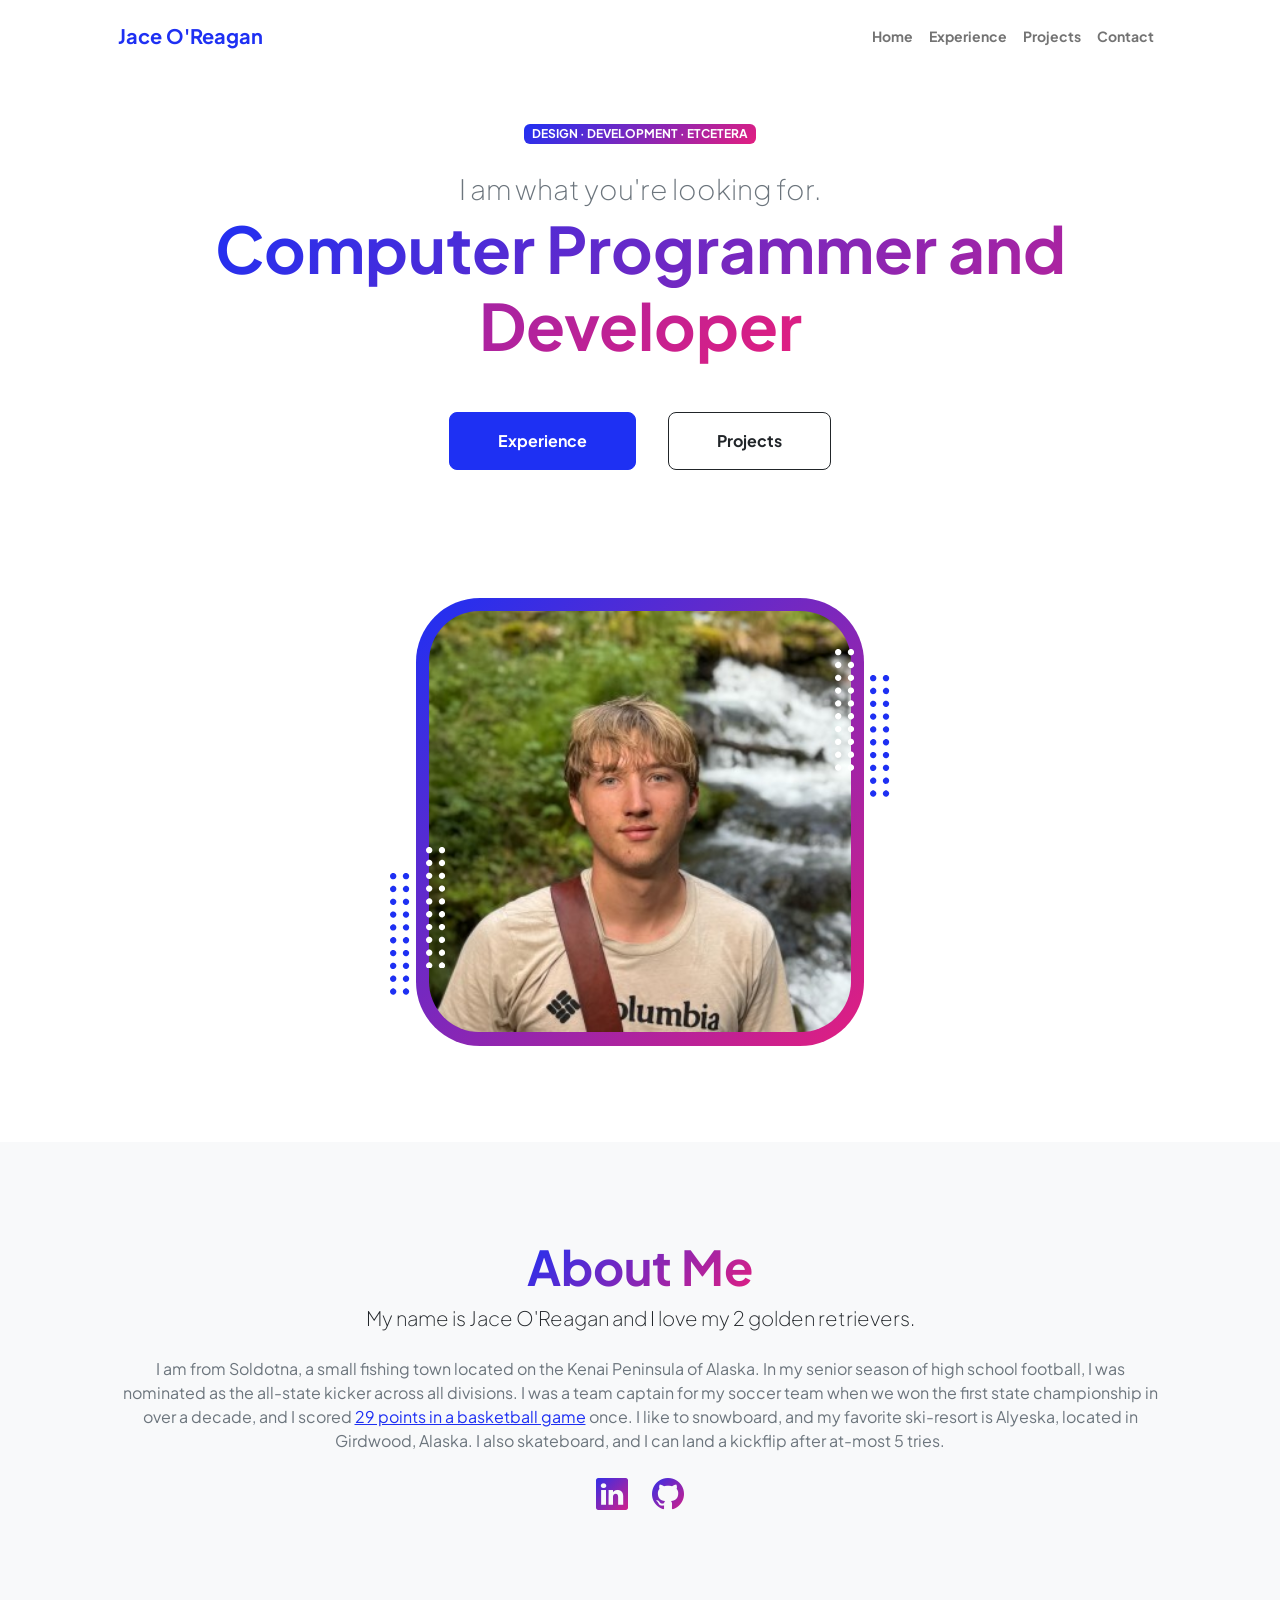
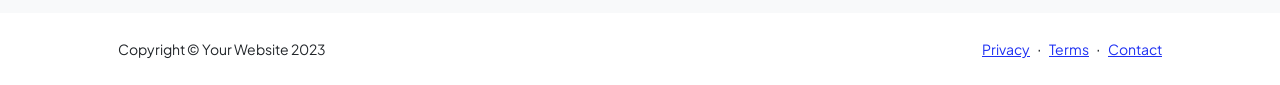
<file: index.html>
<!DOCTYPE html>
<html lang="en">
    <head>
        <meta charset="utf-8" />
        <meta name="viewport" content="width=device-width, initial-scale=1, shrink-to-fit=no" />
        <meta name="description" content="" />
        <meta name="author" content="" />
        <title>Personal - Start Bootstrap Theme</title>
        <!-- Favicon-->
        <link rel="icon" type="image/x-icon" href="assets/favicon.ico" />
        <!-- Custom Google font-->
        <link rel="preconnect" href="https://fonts.googleapis.com" />
        <link rel="preconnect" href="https://fonts.gstatic.com" crossorigin />
        <link href="https://fonts.googleapis.com/css2?family=Plus+Jakarta+Sans:wght@100;200;300;400;500;600;700;800;900&amp;display=swap" rel="stylesheet" />
        <!-- Bootstrap icons-->
        <link href="https://cdn.jsdelivr.net/npm/bootstrap-icons@1.8.1/font/bootstrap-icons.css" rel="stylesheet" />
        <!-- Core theme CSS (includes Bootstrap)-->
        <link href="css/styles.css" rel="stylesheet" />
    </head>
    <body class="d-flex flex-column h-100">
        <main class="flex-shrink-0">
            <!-- Navigation-->
            <nav class="navbar navbar-expand-lg navbar-light bg-white py-3">
                <div class="container px-5">
                    <a class="navbar-brand" href="index.html"><span class="fw-bolder text-primary">Jace O'Reagan</span></a>
                    <button class="navbar-toggler" type="button" data-bs-toggle="collapse" data-bs-target="#navbarSupportedContent" aria-controls="navbarSupportedContent" aria-expanded="false" aria-label="Toggle navigation"><span class="navbar-toggler-icon"></span></button>
                    <div class="collapse navbar-collapse" id="navbarSupportedContent">
                        <ul class="navbar-nav ms-auto mb-2 mb-lg-0 small fw-bolder">
                            <li class="nav-item"><a class="nav-link" href="index.html">Home</a></li>
                            <li class="nav-item"><a class="nav-link" href="experience.html">Experience</a></li>
                            <li class="nav-item"><a class="nav-link" href="projects.html">Projects</a></li>
                            <li class="nav-item"><a class="nav-link" href="contact.html">Contact</a></li>
                        </ul>
                    </div>
                </div>
            </nav>
            <!-- Header-->
            <header class="py-5">
                <div class="container px-5 pb-5">
                    <div class="row gx-5 align-items-center">
                        <div class="col-xxl-5">
                            <!-- Header text content-->
                            <div class="text-center text-xxl-start">
                                <div class="badge bg-gradient-primary-to-secondary text-white mb-4"><div class="text-uppercase">Design &middot; Development &middot; Etcetera</div></div>
                                <div class="fs-3 fw-light text-muted">I am what you're looking for.</div>
                                <h1 class="display-3 fw-bolder mb-5"><span class="text-gradient d-inline">Computer Programmer and Developer</span></h1>
                                <div class="d-grid gap-3 d-sm-flex justify-content-sm-center justify-content-xxl-start mb-3">
                                    <a class="btn btn-primary btn-lg px-5 py-3 me-sm-3 fs-6 fw-bolder" href="experience.html">Experience</a>
                                    <a class="btn btn-outline-dark btn-lg px-5 py-3 fs-6 fw-bolder" href="projects.html">Projects</a>
                                </div>
                            </div>
                        </div>
                        <div class="col-xxl-7">
                            <!-- Header profile picture-->
                            <div class="d-flex justify-content-center mt-5 mt-xxl-0">
                                <div class="profile bg-gradient-primary-to-secondary">
                                    <!-- TIP: For best results, use a photo with a transparent background like the demo example below-->
                                    <!-- Watch a tutorial on how to do this on YouTube (link)-->
                                    <div class="profile-frame">
                                        <img class="profile-img" src="assets/profile.jpg" alt="Jace O'Reagan" />
                                    </div>
                                    <div class="dots-1">
                                        <!-- SVG Dots-->
                                        <svg version="1.1" xmlns="http://www.w3.org/2000/svg" xmlns:xlink="http://www.w3.org/1999/xlink" x="0px" y="0px" viewBox="0 0 191.6 1215.4" style="enable-background: new 0 0 191.6 1215.4" xml:space="preserve">
                                            <g transform="translate(0.000000,1280.000000) scale(0.100000,-0.100000)">
                                                <path d="M227.7,12788.6c-105-35-200-141-222-248c-43-206,163-412,369-369c155,32,275,190,260,339c-11,105-90,213-190,262        C383.7,12801.6,289.7,12808.6,227.7,12788.6z"></path>
                                                <path d="M1507.7,12788.6c-151-50-253-216-222-362c25-119,136-230,254-255c194-41,395,142,375,339c-11,105-90,213-190,262        C1663.7,12801.6,1569.7,12808.6,1507.7,12788.6z"></path>
                                                <path d="M227.7,11508.6c-105-35-200-141-222-248c-43-206,163-412,369-369c155,32,275,190,260,339c-11,105-90,213-190,262        C383.7,11521.6,289.7,11528.6,227.7,11508.6z"></path>
                                                <path d="M1507.7,11508.6c-151-50-253-216-222-362c25-119,136-230,254-255c194-41,395,142,375,339c-11,105-90,213-190,262        C1663.7,11521.6,1569.7,11528.6,1507.7,11508.6z"></path>
                                                <path d="M227.7,10228.6c-105-35-200-141-222-248c-43-206,163-412,369-369c155,32,275,190,260,339c-11,105-90,213-190,262        C383.7,10241.6,289.7,10248.6,227.7,10228.6z"></path>
                                                <path d="M1507.7,10228.6c-105-35-200-141-222-248c-43-206,163-412,369-369c155,32,275,190,260,339c-11,105-90,213-190,262        C1663.7,10241.6,1569.7,10248.6,1507.7,10228.6z"></path>
                                                <path d="M227.7,8948.6c-105-35-200-141-222-248c-43-206,163-412,369-369c155,32,275,190,260,339c-11,105-90,213-190,262        C383.7,8961.6,289.7,8968.6,227.7,8948.6z"></path>
                                                <path d="M1507.7,8948.6c-105-35-200-141-222-248c-43-206,163-412,369-369c155,32,275,190,260,339c-11,105-90,213-190,262        C1663.7,8961.6,1569.7,8968.6,1507.7,8948.6z"></path>
                                                <path d="M227.7,7668.6c-105-35-200-141-222-248c-43-206,163-412,369-369c155,32,275,190,260,339c-11,105-90,213-190,262        C383.7,7681.6,289.7,7688.6,227.7,7668.6z"></path>
                                                <path d="M1507.7,7668.6c-105-35-200-141-222-248c-43-206,163-412,369-369c155,32,275,190,260,339c-11,105-90,213-190,262        C1663.7,7681.6,1569.7,7688.6,1507.7,7668.6z"></path>
                                                <path d="M227.7,6388.6c-105-35-200-141-222-248c-43-206,163-412,369-369c155,32,275,190,260,339c-11,105-90,213-190,262        C383.7,6401.6,289.7,6408.6,227.7,6388.6z"></path>
                                                <path d="M1507.7,6388.6c-105-35-200-141-222-248c-43-206,163-412,369-369c155,32,275,190,260,339c-11,105-90,213-190,262        C1663.7,6401.6,1569.7,6408.6,1507.7,6388.6z"></path>
                                                <path d="M227.7,5108.6c-105-35-200-141-222-248c-43-206,163-412,369-369c155,32,275,190,260,339c-11,105-90,213-190,262        C383.7,5121.6,289.7,5128.6,227.7,5108.6z"></path>
                                                <path d="M1507.7,5108.6c-105-35-200-141-222-248c-43-206,163-412,369-369c155,32,275,190,260,339c-11,105-90,213-190,262        C1663.7,5121.6,1569.7,5128.6,1507.7,5108.6z"></path>
                                                <path d="M227.7,3828.6c-105-35-200-141-222-248c-43-206,163-412,369-369c155,32,275,190,260,339c-11,105-90,213-190,262        C383.7,3841.6,289.7,3848.6,227.7,3828.6z"></path>
                                                <path d="M1507.7,3828.6c-105-35-200-141-222-248c-43-206,163-412,369-369c155,32,275,190,260,339c-11,105-90,213-190,262        C1663.7,3841.6,1569.7,3848.6,1507.7,3828.6z"></path>
                                                <path d="M227.7,2548.6c-105-35-200-141-222-248c-43-206,163-412,369-369c155,32,275,190,260,339c-11,105-90,213-190,262        C383.7,2561.6,289.7,2568.6,227.7,2548.6z"></path>
                                                <path d="M1507.7,2548.6c-105-35-200-141-222-248c-43-206,163-412,369-369c155,32,275,190,260,339c-11,105-90,213-190,262        C1663.7,2561.6,1569.7,2568.6,1507.7,2548.6z"></path>
                                                <path d="M227.7,1268.6c-105-35-200-141-222-248c-43-206,163-412,369-369c155,32,275,190,260,339c-11,105-90,213-190,262        C383.7,1281.6,289.7,1288.6,227.7,1268.6z"></path>
                                                <path d="M1507.7,1268.6c-105-35-200-141-222-248c-43-206,163-412,369-369c155,32,275,190,260,339c-11,105-90,213-190,262        C1663.7,1281.6,1569.7,1288.6,1507.7,1268.6z"></path>
                                            </g>
                                        </svg>
                                        <!-- END of SVG dots-->
                                    </div>
                                    <div class="dots-2">
                                        <!-- SVG Dots-->
                                        <svg version="1.1" xmlns="http://www.w3.org/2000/svg" xmlns:xlink="http://www.w3.org/1999/xlink" x="0px" y="0px" viewBox="0 0 191.6 1215.4" style="enable-background: new 0 0 191.6 1215.4" xml:space="preserve">
                                            <g transform="translate(0.000000,1280.000000) scale(0.100000,-0.100000)">
                                                <path d="M227.7,12788.6c-105-35-200-141-222-248c-43-206,163-412,369-369c155,32,275,190,260,339c-11,105-90,213-190,262        C383.7,12801.6,289.7,12808.6,227.7,12788.6z"></path>
                                                <path d="M1507.7,12788.6c-151-50-253-216-222-362c25-119,136-230,254-255c194-41,395,142,375,339c-11,105-90,213-190,262        C1663.7,12801.6,1569.7,12808.6,1507.7,12788.6z"></path>
                                                <path d="M227.7,11508.6c-105-35-200-141-222-248c-43-206,163-412,369-369c155,32,275,190,260,339c-11,105-90,213-190,262        C383.7,11521.6,289.7,11528.6,227.7,11508.6z"></path>
                                                <path d="M1507.7,11508.6c-151-50-253-216-222-362c25-119,136-230,254-255c194-41,395,142,375,339c-11,105-90,213-190,262        C1663.7,11521.6,1569.7,11528.6,1507.7,11508.6z"></path>
                                                <path d="M227.7,10228.6c-105-35-200-141-222-248c-43-206,163-412,369-369c155,32,275,190,260,339c-11,105-90,213-190,262        C383.7,10241.6,289.7,10248.6,227.7,10228.6z"></path>
                                                <path d="M1507.7,10228.6c-105-35-200-141-222-248c-43-206,163-412,369-369c155,32,275,190,260,339c-11,105-90,213-190,262        C1663.7,10241.6,1569.7,10248.6,1507.7,10228.6z"></path>
                                                <path d="M227.7,8948.6c-105-35-200-141-222-248c-43-206,163-412,369-369c155,32,275,190,260,339c-11,105-90,213-190,262        C383.7,8961.6,289.7,8968.6,227.7,8948.6z"></path>
                                                <path d="M1507.7,8948.6c-105-35-200-141-222-248c-43-206,163-412,369-369c155,32,275,190,260,339c-11,105-90,213-190,262        C1663.7,8961.6,1569.7,8968.6,1507.7,8948.6z"></path>
                                                <path d="M227.7,7668.6c-105-35-200-141-222-248c-43-206,163-412,369-369c155,32,275,190,260,339c-11,105-90,213-190,262        C383.7,7681.6,289.7,7688.6,227.7,7668.6z"></path>
                                                <path d="M1507.7,7668.6c-105-35-200-141-222-248c-43-206,163-412,369-369c155,32,275,190,260,339c-11,105-90,213-190,262        C1663.7,7681.6,1569.7,7688.6,1507.7,7668.6z"></path>
                                                <path d="M227.7,6388.6c-105-35-200-141-222-248c-43-206,163-412,369-369c155,32,275,190,260,339c-11,105-90,213-190,262        C383.7,6401.6,289.7,6408.6,227.7,6388.6z"></path>
                                                <path d="M1507.7,6388.6c-105-35-200-141-222-248c-43-206,163-412,369-369c155,32,275,190,260,339c-11,105-90,213-190,262        C1663.7,6401.6,1569.7,6408.6,1507.7,6388.6z"></path>
                                                <path d="M227.7,5108.6c-105-35-200-141-222-248c-43-206,163-412,369-369c155,32,275,190,260,339c-11,105-90,213-190,262        C383.7,5121.6,289.7,5128.6,227.7,5108.6z"></path>
                                                <path d="M1507.7,5108.6c-105-35-200-141-222-248c-43-206,163-412,369-369c155,32,275,190,260,339c-11,105-90,213-190,262        C1663.7,5121.6,1569.7,5128.6,1507.7,5108.6z"></path>
                                                <path d="M227.7,3828.6c-105-35-200-141-222-248c-43-206,163-412,369-369c155,32,275,190,260,339c-11,105-90,213-190,262        C383.7,3841.6,289.7,3848.6,227.7,3828.6z"></path>
                                                <path d="M1507.7,3828.6c-105-35-200-141-222-248c-43-206,163-412,369-369c155,32,275,190,260,339c-11,105-90,213-190,262        C1663.7,3841.6,1569.7,3848.6,1507.7,3828.6z"></path>
                                                <path d="M227.7,2548.6c-105-35-200-141-222-248c-43-206,163-412,369-369c155,32,275,190,260,339c-11,105-90,213-190,262        C383.7,2561.6,289.7,2568.6,227.7,2548.6z"></path>
                                                <path d="M1507.7,2548.6c-105-35-200-141-222-248c-43-206,163-412,369-369c155,32,275,190,260,339c-11,105-90,213-190,262        C1663.7,2561.6,1569.7,2568.6,1507.7,2548.6z"></path>
                                                <path d="M227.7,1268.6c-105-35-200-141-222-248c-43-206,163-412,369-369c155,32,275,190,260,339c-11,105-90,213-190,262        C383.7,1281.6,289.7,1288.6,227.7,1268.6z"></path>
                                                <path d="M1507.7,1268.6c-105-35-200-141-222-248c-43-206,163-412,369-369c155,32,275,190,260,339c-11,105-90,213-190,262        C1663.7,1281.6,1569.7,1288.6,1507.7,1268.6z"></path>
                                            </g>
                                        </svg>
                                        <!-- END of SVG dots-->
                                    </div>
                                    <div class="dots-3">
                                        <!-- SVG Dots-->
                                        <svg version="1.1" xmlns="http://www.w3.org/2000/svg" xmlns:xlink="http://www.w3.org/1999/xlink" x="0px" y="0px" viewBox="0 0 191.6 1215.4" style="enable-background: new 0 0 191.6 1215.4" xml:space="preserve">
                                            <g transform="translate(0.000000,1280.000000) scale(0.100000,-0.100000)">
                                                <path d="M227.7,12788.6c-105-35-200-141-222-248c-43-206,163-412,369-369c155,32,275,190,260,339c-11,105-90,213-190,262        C383.7,12801.6,289.7,12808.6,227.7,12788.6z"></path>
                                                <path d="M1507.7,12788.6c-151-50-253-216-222-362c25-119,136-230,254-255c194-41,395,142,375,339c-11,105-90,213-190,262        C1663.7,12801.6,1569.7,12808.6,1507.7,12788.6z"></path>
                                                <path d="M227.7,11508.6c-105-35-200-141-222-248c-43-206,163-412,369-369c155,32,275,190,260,339c-11,105-90,213-190,262        C383.7,11521.6,289.7,11528.6,227.7,11508.6z"></path>
                                                <path d="M1507.7,11508.6c-151-50-253-216-222-362c25-119,136-230,254-255c194-41,395,142,375,339c-11,105-90,213-190,262        C1663.7,11521.6,1569.7,11528.6,1507.7,11508.6z"></path>
                                                <path d="M227.7,10228.6c-105-35-200-141-222-248c-43-206,163-412,369-369c155,32,275,190,260,339c-11,105-90,213-190,262        C383.7,10241.6,289.7,10248.6,227.7,10228.6z"></path>
                                                <path d="M1507.7,10228.6c-105-35-200-141-222-248c-43-206,163-412,369-369c155,32,275,190,260,339c-11,105-90,213-190,262        C1663.7,10241.6,1569.7,10248.6,1507.7,10228.6z"></path>
                                                <path d="M227.7,8948.6c-105-35-200-141-222-248c-43-206,163-412,369-369c155,32,275,190,260,339c-11,105-90,213-190,262        C383.7,8961.6,289.7,8968.6,227.7,8948.6z"></path>
                                                <path d="M1507.7,8948.6c-105-35-200-141-222-248c-43-206,163-412,369-369c155,32,275,190,260,339c-11,105-90,213-190,262        C1663.7,8961.6,1569.7,8968.6,1507.7,8948.6z"></path>
                                                <path d="M227.7,7668.6c-105-35-200-141-222-248c-43-206,163-412,369-369c155,32,275,190,260,339c-11,105-90,213-190,262        C383.7,7681.6,289.7,7688.6,227.7,7668.6z"></path>
                                                <path d="M1507.7,7668.6c-105-35-200-141-222-248c-43-206,163-412,369-369c155,32,275,190,260,339c-11,105-90,213-190,262        C1663.7,7681.6,1569.7,7688.6,1507.7,7668.6z"></path>
                                                <path d="M227.7,6388.6c-105-35-200-141-222-248c-43-206,163-412,369-369c155,32,275,190,260,339c-11,105-90,213-190,262        C383.7,6401.6,289.7,6408.6,227.7,6388.6z"></path>
                                                <path d="M1507.7,6388.6c-105-35-200-141-222-248c-43-206,163-412,369-369c155,32,275,190,260,339c-11,105-90,213-190,262        C1663.7,6401.6,1569.7,6408.6,1507.7,6388.6z"></path>
                                                <path d="M227.7,5108.6c-105-35-200-141-222-248c-43-206,163-412,369-369c155,32,275,190,260,339c-11,105-90,213-190,262        C383.7,5121.6,289.7,5128.6,227.7,5108.6z"></path>
                                                <path d="M1507.7,5108.6c-105-35-200-141-222-248c-43-206,163-412,369-369c155,32,275,190,260,339c-11,105-90,213-190,262        C1663.7,5121.6,1569.7,5128.6,1507.7,5108.6z"></path>
                                                <path d="M227.7,3828.6c-105-35-200-141-222-248c-43-206,163-412,369-369c155,32,275,190,260,339c-11,105-90,213-190,262        C383.7,3841.6,289.7,3848.6,227.7,3828.6z"></path>
                                                <path d="M1507.7,3828.6c-105-35-200-141-222-248c-43-206,163-412,369-369c155,32,275,190,260,339c-11,105-90,213-190,262        C1663.7,3841.6,1569.7,3848.6,1507.7,3828.6z"></path>
                                                <path d="M227.7,2548.6c-105-35-200-141-222-248c-43-206,163-412,369-369c155,32,275,190,260,339c-11,105-90,213-190,262        C383.7,2561.6,289.7,2568.6,227.7,2548.6z"></path>
                                                <path d="M1507.7,2548.6c-105-35-200-141-222-248c-43-206,163-412,369-369c155,32,275,190,260,339c-11,105-90,213-190,262        C1663.7,2561.6,1569.7,2568.6,1507.7,2548.6z"></path>
                                                <path d="M227.7,1268.6c-105-35-200-141-222-248c-43-206,163-412,369-369c155,32,275,190,260,339c-11,105-90,213-190,262        C383.7,1281.6,289.7,1288.6,227.7,1268.6z"></path>
                                                <path d="M1507.7,1268.6c-105-35-200-141-222-248c-43-206,163-412,369-369c155,32,275,190,260,339c-11,105-90,213-190,262        C1663.7,1281.6,1569.7,1288.6,1507.7,1268.6z"></path>
                                            </g>
                                        </svg>
                                        <!-- END of SVG dots-->
                                    </div>
                                    <div class="dots-4">
                                        <!-- SVG Dots-->
                                        <svg version="1.1" xmlns="http://www.w3.org/2000/svg" xmlns:xlink="http://www.w3.org/1999/xlink" x="0px" y="0px" viewBox="0 0 191.6 1215.4" style="enable-background: new 0 0 191.6 1215.4" xml:space="preserve">
                                            <g transform="translate(0.000000,1280.000000) scale(0.100000,-0.100000)">
                                                <path d="M227.7,12788.6c-105-35-200-141-222-248c-43-206,163-412,369-369c155,32,275,190,260,339c-11,105-90,213-190,262        C383.7,12801.6,289.7,12808.6,227.7,12788.6z"></path>
                                                <path d="M1507.7,12788.6c-151-50-253-216-222-362c25-119,136-230,254-255c194-41,395,142,375,339c-11,105-90,213-190,262        C1663.7,12801.6,1569.7,12808.6,1507.7,12788.6z"></path>
                                                <path d="M227.7,11508.6c-105-35-200-141-222-248c-43-206,163-412,369-369c155,32,275,190,260,339c-11,105-90,213-190,262        C383.7,11521.6,289.7,11528.6,227.7,11508.6z"></path>
                                                <path d="M1507.7,11508.6c-151-50-253-216-222-362c25-119,136-230,254-255c194-41,395,142,375,339c-11,105-90,213-190,262        C1663.7,11521.6,1569.7,11528.6,1507.7,11508.6z"></path>
                                                <path d="M227.7,10228.6c-105-35-200-141-222-248c-43-206,163-412,369-369c155,32,275,190,260,339c-11,105-90,213-190,262        C383.7,10241.6,289.7,10248.6,227.7,10228.6z"></path>
                                                <path d="M1507.7,10228.6c-105-35-200-141-222-248c-43-206,163-412,369-369c155,32,275,190,260,339c-11,105-90,213-190,262        C1663.7,10241.6,1569.7,10248.6,1507.7,10228.6z"></path>
                                                <path d="M227.7,8948.6c-105-35-200-141-222-248c-43-206,163-412,369-369c155,32,275,190,260,339c-11,105-90,213-190,262        C383.7,8961.6,289.7,8968.6,227.7,8948.6z"></path>
                                                <path d="M1507.7,8948.6c-105-35-200-141-222-248c-43-206,163-412,369-369c155,32,275,190,260,339c-11,105-90,213-190,262        C1663.7,8961.6,1569.7,8968.6,1507.7,8948.6z"></path>
                                                <path d="M227.7,7668.6c-105-35-200-141-222-248c-43-206,163-412,369-369c155,32,275,190,260,339c-11,105-90,213-190,262        C383.7,7681.6,289.7,7688.6,227.7,7668.6z"></path>
                                                <path d="M1507.7,7668.6c-105-35-200-141-222-248c-43-206,163-412,369-369c155,32,275,190,260,339c-11,105-90,213-190,262        C1663.7,7681.6,1569.7,7688.6,1507.7,7668.6z"></path>
                                                <path d="M227.7,6388.6c-105-35-200-141-222-248c-43-206,163-412,369-369c155,32,275,190,260,339c-11,105-90,213-190,262        C383.7,6401.6,289.7,6408.6,227.7,6388.6z"></path>
                                                <path d="M1507.7,6388.6c-105-35-200-141-222-248c-43-206,163-412,369-369c155,32,275,190,260,339c-11,105-90,213-190,262        C1663.7,6401.6,1569.7,6408.6,1507.7,6388.6z"></path>
                                                <path d="M227.7,5108.6c-105-35-200-141-222-248c-43-206,163-412,369-369c155,32,275,190,260,339c-11,105-90,213-190,262        C383.7,5121.6,289.7,5128.6,227.7,5108.6z"></path>
                                                <path d="M1507.7,5108.6c-105-35-200-141-222-248c-43-206,163-412,369-369c155,32,275,190,260,339c-11,105-90,213-190,262        C1663.7,5121.6,1569.7,5128.6,1507.7,5108.6z"></path>
                                                <path d="M227.7,3828.6c-105-35-200-141-222-248c-43-206,163-412,369-369c155,32,275,190,260,339c-11,105-90,213-190,262        C383.7,3841.6,289.7,3848.6,227.7,3828.6z"></path>
                                                <path d="M1507.7,3828.6c-105-35-200-141-222-248c-43-206,163-412,369-369c155,32,275,190,260,339c-11,105-90,213-190,262        C1663.7,3841.6,1569.7,3848.6,1507.7,3828.6z"></path>
                                                <path d="M227.7,2548.6c-105-35-200-141-222-248c-43-206,163-412,369-369c155,32,275,190,260,339c-11,105-90,213-190,262        C383.7,2561.6,289.7,2568.6,227.7,2548.6z"></path>
                                                <path d="M1507.7,2548.6c-105-35-200-141-222-248c-43-206,163-412,369-369c155,32,275,190,260,339c-11,105-90,213-190,262        C1663.7,2561.6,1569.7,2568.6,1507.7,2548.6z"></path>
                                                <path d="M227.7,1268.6c-105-35-200-141-222-248c-43-206,163-412,369-369c155,32,275,190,260,339c-11,105-90,213-190,262        C383.7,1281.6,289.7,1288.6,227.7,1268.6z"></path>
                                                <path d="M1507.7,1268.6c-105-35-200-141-222-248c-43-206,163-412,369-369c155,32,275,190,260,339c-11,105-90,213-190,262        C1663.7,1281.6,1569.7,1288.6,1507.7,1268.6z"></path>
                                            </g>
                                        </svg>
                                        <!-- END of SVG dots-->
                                    </div>
                                </div>
                            </div>
                        </div>
                    </div>
                </div>
            </header>
            <!-- About Section-->
            <section class="bg-light py-5">
                <div class="container px-5">
                    <div class="row gx-5 justify-content-center">
                        <div class="col-xxl-8">
                            <div class="text-center my-5">
                                <h2 class="display-5 fw-bolder"><span class="text-gradient d-inline">About Me</span></h2>
                                <p class="lead fw-light mb-4">My name is Jace O'Reagan and I love my 2 golden retrievers.</p>
                                <p class="text-muted">I am from Soldotna, a small fishing town located on the Kenai Peninsula of Alaska. In my senior season of high school football, I was nominated as the all-state kicker across all divisions. I was a team captain for my soccer team when we won the first state championship in over a decade, and I scored <a href="https://www.peninsulaclarion.com/2024/02/23/friday-hoops-soldotna-splits-with-houston-on-senior-night/" target="_blank" rel="noopener">29 points in a basketball game</a> once. I like to snowboard, and my favorite ski-resort is Alyeska, located in Girdwood, Alaska. I also skateboard, and I can land a kickflip after at-most 5 tries.</p>
                                <div class="d-flex justify-content-center fs-2 gap-4">
                                    <a class="text-gradient" href="https://www.linkedin.com/in/jace-o-reagan-6990803b5"><i class="bi bi-linkedin"></i></a>
                                    <a class="text-gradient" href="https://github.com/jaceoreagan"><i class="bi bi-github"></i></a>
                                </div>
                            </div>
                        </div>
                    </div>
                </div>
            </section>
        </main>
        <!-- Footer-->
        <footer class="bg-white py-4 mt-auto">
            <div class="container px-5">
                <div class="row align-items-center justify-content-between flex-column flex-sm-row">
                    <div class="col-auto"><div class="small m-0">Copyright &copy; Your Website 2023</div></div>
                    <div class="col-auto">
                        <a class="small" href="#!">Privacy</a>
                        <span class="mx-1">&middot;</span>
                        <a class="small" href="#!">Terms</a>
                        <span class="mx-1">&middot;</span>
                        <a class="small" href="#!">Contact</a>
                    </div>
                </div>
            </div>
        </footer>
        <!-- Bootstrap core JS-->
        <script src="https://cdn.jsdelivr.net/npm/bootstrap@5.2.3/dist/js/bootstrap.bundle.min.js"></script>
        <!-- Core theme JS-->
        <script src="js/scripts.js"></script>
    </body>
</html>
</file>
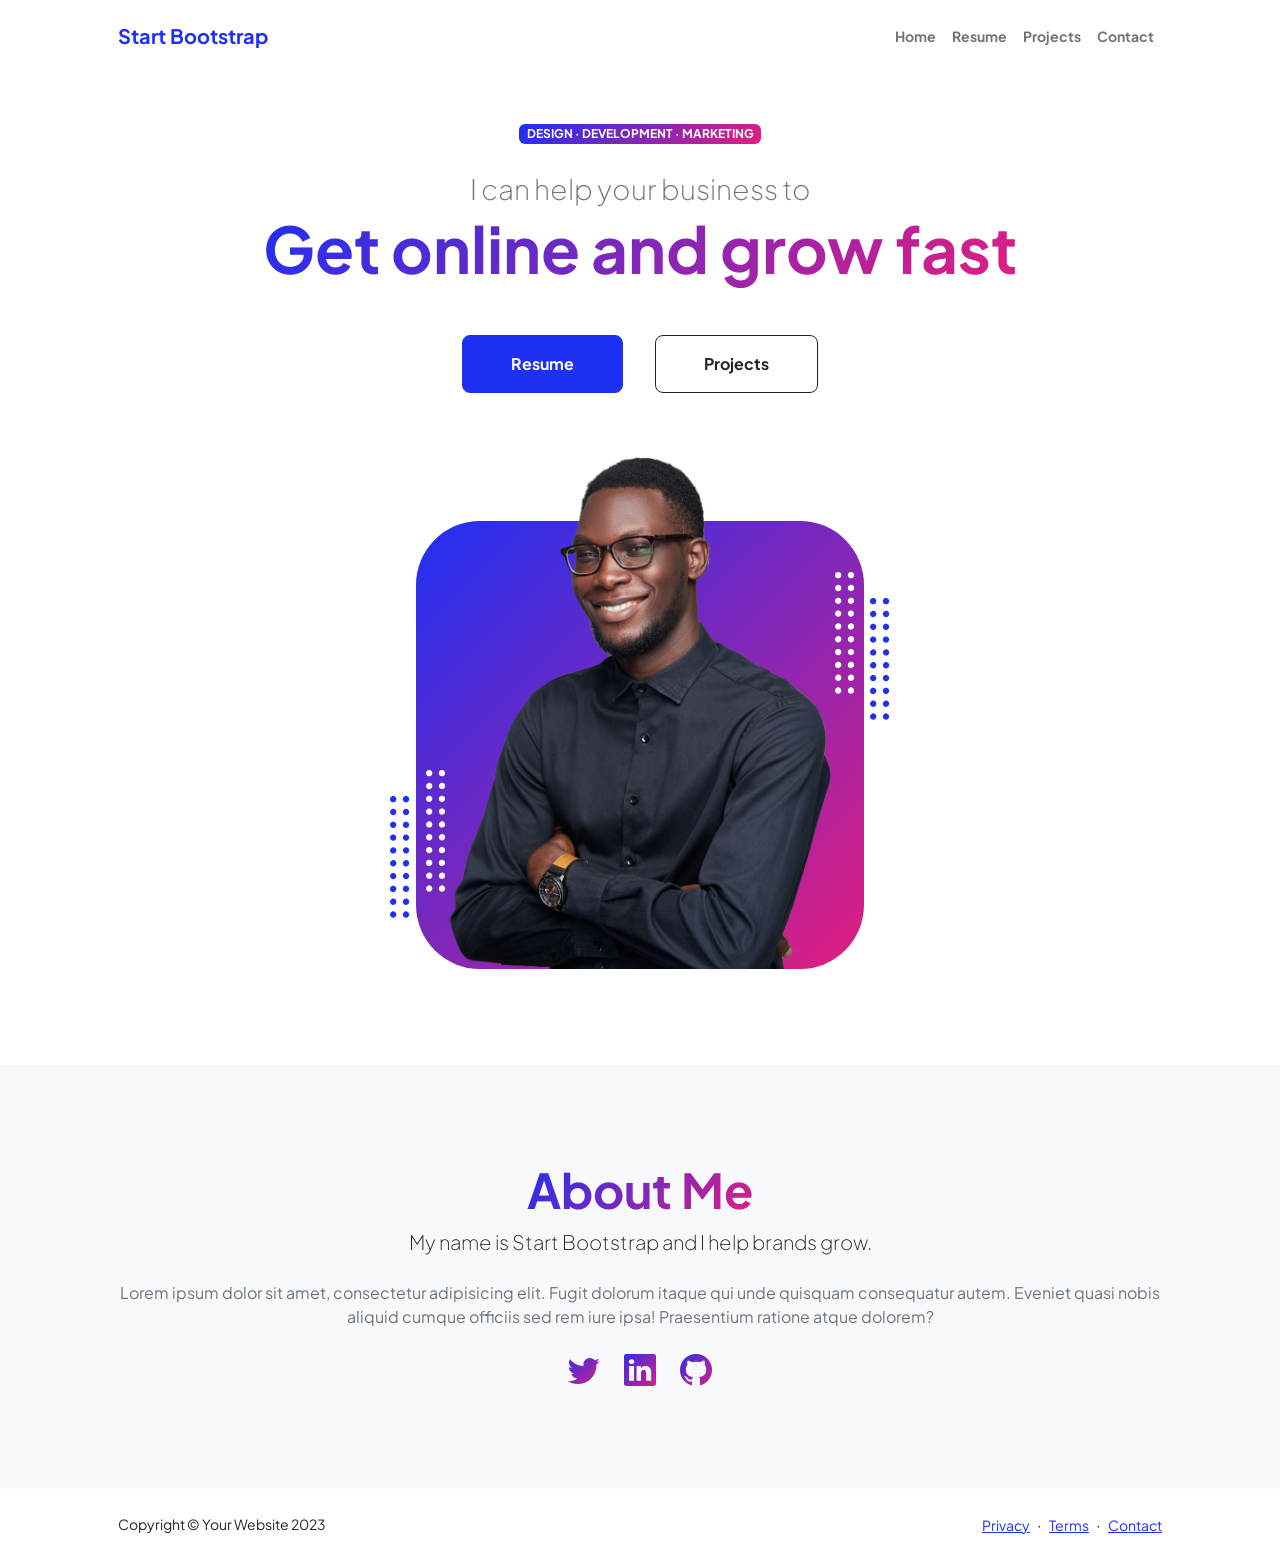
<file: pages/index.html>
<!DOCTYPE html>
<html lang="en">
    <head>
        <meta charset="utf-8" />
        <meta name="viewport" content="width=device-width, initial-scale=1, shrink-to-fit=no" />
        <meta name="description" content="" />
        <meta name="author" content="" />
        <title>Personal - Start Bootstrap Theme</title>
        <!-- Favicon-->
        <link rel="icon" type="image/x-icon" href="assets/favicon.ico" />
        <!-- Custom Google font-->
        <link rel="preconnect" href="https://fonts.googleapis.com" />
        <link rel="preconnect" href="https://fonts.gstatic.com" crossorigin />
        <link href="https://fonts.googleapis.com/css2?family=Plus+Jakarta+Sans:wght@100;200;300;400;500;600;700;800;900&amp;display=swap" rel="stylesheet" />
        <!-- Bootstrap icons-->
        <link href="https://cdn.jsdelivr.net/npm/bootstrap-icons@1.8.1/font/bootstrap-icons.css" rel="stylesheet" />
        <!-- Core theme CSS (includes Bootstrap)-->
        <link href="css/styles.css" rel="stylesheet" />
    </head>
    <body class="d-flex flex-column h-100">
        <main class="flex-shrink-0">
            <!-- Navigation-->
            <nav class="navbar navbar-expand-lg navbar-light bg-white py-3">
                <div class="container px-5">
                    <a class="navbar-brand" href="index.html"><span class="fw-bolder text-primary">Start Bootstrap</span></a>
                    <button class="navbar-toggler" type="button" data-bs-toggle="collapse" data-bs-target="#navbarSupportedContent" aria-controls="navbarSupportedContent" aria-expanded="false" aria-label="Toggle navigation"><span class="navbar-toggler-icon"></span></button>
                    <div class="collapse navbar-collapse" id="navbarSupportedContent">
                        <ul class="navbar-nav ms-auto mb-2 mb-lg-0 small fw-bolder">
                            <li class="nav-item"><a class="nav-link" href="index.html">Home</a></li>
                            <li class="nav-item"><a class="nav-link" href="resume.html">Resume</a></li>
                            <li class="nav-item"><a class="nav-link" href="projects.html">Projects</a></li>
                            <li class="nav-item"><a class="nav-link" href="contact.html">Contact</a></li>
                        </ul>
                    </div>
                </div>
            </nav>
            <!-- Header-->
            <header class="py-5">
                <div class="container px-5 pb-5">
                    <div class="row gx-5 align-items-center">
                        <div class="col-xxl-5">
                            <!-- Header text content-->
                            <div class="text-center text-xxl-start">
                                <div class="badge bg-gradient-primary-to-secondary text-white mb-4"><div class="text-uppercase">Design &middot; Development &middot; Marketing</div></div>
                                <div class="fs-3 fw-light text-muted">I can help your business to</div>
                                <h1 class="display-3 fw-bolder mb-5"><span class="text-gradient d-inline">Get online and grow fast</span></h1>
                                <div class="d-grid gap-3 d-sm-flex justify-content-sm-center justify-content-xxl-start mb-3">
                                    <a class="btn btn-primary btn-lg px-5 py-3 me-sm-3 fs-6 fw-bolder" href="resume.html">Resume</a>
                                    <a class="btn btn-outline-dark btn-lg px-5 py-3 fs-6 fw-bolder" href="projects.html">Projects</a>
                                </div>
                            </div>
                        </div>
                        <div class="col-xxl-7">
                            <!-- Header profile picture-->
                            <div class="d-flex justify-content-center mt-5 mt-xxl-0">
                                <div class="profile bg-gradient-primary-to-secondary">
                                    <!-- TIP: For best results, use a photo with a transparent background like the demo example below-->
                                    <!-- Watch a tutorial on how to do this on YouTube (link)-->
                                    <img class="profile-img" src="assets/profile.png" alt="..." />
                                    <div class="dots-1">
                                        <!-- SVG Dots-->
                                        <svg version="1.1" xmlns="http://www.w3.org/2000/svg" xmlns:xlink="http://www.w3.org/1999/xlink" x="0px" y="0px" viewBox="0 0 191.6 1215.4" style="enable-background: new 0 0 191.6 1215.4" xml:space="preserve">
                                            <g transform="translate(0.000000,1280.000000) scale(0.100000,-0.100000)">
                                                <path d="M227.7,12788.6c-105-35-200-141-222-248c-43-206,163-412,369-369c155,32,275,190,260,339c-11,105-90,213-190,262        C383.7,12801.6,289.7,12808.6,227.7,12788.6z"></path>
                                                <path d="M1507.7,12788.6c-151-50-253-216-222-362c25-119,136-230,254-255c194-41,395,142,375,339c-11,105-90,213-190,262        C1663.7,12801.6,1569.7,12808.6,1507.7,12788.6z"></path>
                                                <path d="M227.7,11508.6c-105-35-200-141-222-248c-43-206,163-412,369-369c155,32,275,190,260,339c-11,105-90,213-190,262        C383.7,11521.6,289.7,11528.6,227.7,11508.6z"></path>
                                                <path d="M1507.7,11508.6c-151-50-253-216-222-362c25-119,136-230,254-255c194-41,395,142,375,339c-11,105-90,213-190,262        C1663.7,11521.6,1569.7,11528.6,1507.7,11508.6z"></path>
                                                <path d="M227.7,10228.6c-105-35-200-141-222-248c-43-206,163-412,369-369c155,32,275,190,260,339c-11,105-90,213-190,262        C383.7,10241.6,289.7,10248.6,227.7,10228.6z"></path>
                                                <path d="M1507.7,10228.6c-105-35-200-141-222-248c-43-206,163-412,369-369c155,32,275,190,260,339c-11,105-90,213-190,262        C1663.7,10241.6,1569.7,10248.6,1507.7,10228.6z"></path>
                                                <path d="M227.7,8948.6c-105-35-200-141-222-248c-43-206,163-412,369-369c155,32,275,190,260,339c-11,105-90,213-190,262        C383.7,8961.6,289.7,8968.6,227.7,8948.6z"></path>
                                                <path d="M1507.7,8948.6c-105-35-200-141-222-248c-43-206,163-412,369-369c155,32,275,190,260,339c-11,105-90,213-190,262        C1663.7,8961.6,1569.7,8968.6,1507.7,8948.6z"></path>
                                                <path d="M227.7,7668.6c-105-35-200-141-222-248c-43-206,163-412,369-369c155,32,275,190,260,339c-11,105-90,213-190,262        C383.7,7681.6,289.7,7688.6,227.7,7668.6z"></path>
                                                <path d="M1507.7,7668.6c-105-35-200-141-222-248c-43-206,163-412,369-369c155,32,275,190,260,339c-11,105-90,213-190,262        C1663.7,7681.6,1569.7,7688.6,1507.7,7668.6z"></path>
                                                <path d="M227.7,6388.6c-105-35-200-141-222-248c-43-206,163-412,369-369c155,32,275,190,260,339c-11,105-90,213-190,262        C383.7,6401.6,289.7,6408.6,227.7,6388.6z"></path>
                                                <path d="M1507.7,6388.6c-105-35-200-141-222-248c-43-206,163-412,369-369c155,32,275,190,260,339c-11,105-90,213-190,262        C1663.7,6401.6,1569.7,6408.6,1507.7,6388.6z"></path>
                                                <path d="M227.7,5108.6c-105-35-200-141-222-248c-43-206,163-412,369-369c155,32,275,190,260,339c-11,105-90,213-190,262        C383.7,5121.6,289.7,5128.6,227.7,5108.6z"></path>
                                                <path d="M1507.7,5108.6c-105-35-200-141-222-248c-43-206,163-412,369-369c155,32,275,190,260,339c-11,105-90,213-190,262        C1663.7,5121.6,1569.7,5128.6,1507.7,5108.6z"></path>
                                                <path d="M227.7,3828.6c-105-35-200-141-222-248c-43-206,163-412,369-369c155,32,275,190,260,339c-11,105-90,213-190,262        C383.7,3841.6,289.7,3848.6,227.7,3828.6z"></path>
                                                <path d="M1507.7,3828.6c-105-35-200-141-222-248c-43-206,163-412,369-369c155,32,275,190,260,339c-11,105-90,213-190,262        C1663.7,3841.6,1569.7,3848.6,1507.7,3828.6z"></path>
                                                <path d="M227.7,2548.6c-105-35-200-141-222-248c-43-206,163-412,369-369c155,32,275,190,260,339c-11,105-90,213-190,262        C383.7,2561.6,289.7,2568.6,227.7,2548.6z"></path>
                                                <path d="M1507.7,2548.6c-105-35-200-141-222-248c-43-206,163-412,369-369c155,32,275,190,260,339c-11,105-90,213-190,262        C1663.7,2561.6,1569.7,2568.6,1507.7,2548.6z"></path>
                                                <path d="M227.7,1268.6c-105-35-200-141-222-248c-43-206,163-412,369-369c155,32,275,190,260,339c-11,105-90,213-190,262        C383.7,1281.6,289.7,1288.6,227.7,1268.6z"></path>
                                                <path d="M1507.7,1268.6c-105-35-200-141-222-248c-43-206,163-412,369-369c155,32,275,190,260,339c-11,105-90,213-190,262        C1663.7,1281.6,1569.7,1288.6,1507.7,1268.6z"></path>
                                            </g>
                                        </svg>
                                        <!-- END of SVG dots-->
                                    </div>
                                    <div class="dots-2">
                                        <!-- SVG Dots-->
                                        <svg version="1.1" xmlns="http://www.w3.org/2000/svg" xmlns:xlink="http://www.w3.org/1999/xlink" x="0px" y="0px" viewBox="0 0 191.6 1215.4" style="enable-background: new 0 0 191.6 1215.4" xml:space="preserve">
                                            <g transform="translate(0.000000,1280.000000) scale(0.100000,-0.100000)">
                                                <path d="M227.7,12788.6c-105-35-200-141-222-248c-43-206,163-412,369-369c155,32,275,190,260,339c-11,105-90,213-190,262        C383.7,12801.6,289.7,12808.6,227.7,12788.6z"></path>
                                                <path d="M1507.7,12788.6c-151-50-253-216-222-362c25-119,136-230,254-255c194-41,395,142,375,339c-11,105-90,213-190,262        C1663.7,12801.6,1569.7,12808.6,1507.7,12788.6z"></path>
                                                <path d="M227.7,11508.6c-105-35-200-141-222-248c-43-206,163-412,369-369c155,32,275,190,260,339c-11,105-90,213-190,262        C383.7,11521.6,289.7,11528.6,227.7,11508.6z"></path>
                                                <path d="M1507.7,11508.6c-151-50-253-216-222-362c25-119,136-230,254-255c194-41,395,142,375,339c-11,105-90,213-190,262        C1663.7,11521.6,1569.7,11528.6,1507.7,11508.6z"></path>
                                                <path d="M227.7,10228.6c-105-35-200-141-222-248c-43-206,163-412,369-369c155,32,275,190,260,339c-11,105-90,213-190,262        C383.7,10241.6,289.7,10248.6,227.7,10228.6z"></path>
                                                <path d="M1507.7,10228.6c-105-35-200-141-222-248c-43-206,163-412,369-369c155,32,275,190,260,339c-11,105-90,213-190,262        C1663.7,10241.6,1569.7,10248.6,1507.7,10228.6z"></path>
                                                <path d="M227.7,8948.6c-105-35-200-141-222-248c-43-206,163-412,369-369c155,32,275,190,260,339c-11,105-90,213-190,262        C383.7,8961.6,289.7,8968.6,227.7,8948.6z"></path>
                                                <path d="M1507.7,8948.6c-105-35-200-141-222-248c-43-206,163-412,369-369c155,32,275,190,260,339c-11,105-90,213-190,262        C1663.7,8961.6,1569.7,8968.6,1507.7,8948.6z"></path>
                                                <path d="M227.7,7668.6c-105-35-200-141-222-248c-43-206,163-412,369-369c155,32,275,190,260,339c-11,105-90,213-190,262        C383.7,7681.6,289.7,7688.6,227.7,7668.6z"></path>
                                                <path d="M1507.7,7668.6c-105-35-200-141-222-248c-43-206,163-412,369-369c155,32,275,190,260,339c-11,105-90,213-190,262        C1663.7,7681.6,1569.7,7688.6,1507.7,7668.6z"></path>
                                                <path d="M227.7,6388.6c-105-35-200-141-222-248c-43-206,163-412,369-369c155,32,275,190,260,339c-11,105-90,213-190,262        C383.7,6401.6,289.7,6408.6,227.7,6388.6z"></path>
                                                <path d="M1507.7,6388.6c-105-35-200-141-222-248c-43-206,163-412,369-369c155,32,275,190,260,339c-11,105-90,213-190,262        C1663.7,6401.6,1569.7,6408.6,1507.7,6388.6z"></path>
                                                <path d="M227.7,5108.6c-105-35-200-141-222-248c-43-206,163-412,369-369c155,32,275,190,260,339c-11,105-90,213-190,262        C383.7,5121.6,289.7,5128.6,227.7,5108.6z"></path>
                                                <path d="M1507.7,5108.6c-105-35-200-141-222-248c-43-206,163-412,369-369c155,32,275,190,260,339c-11,105-90,213-190,262        C1663.7,5121.6,1569.7,5128.6,1507.7,5108.6z"></path>
                                                <path d="M227.7,3828.6c-105-35-200-141-222-248c-43-206,163-412,369-369c155,32,275,190,260,339c-11,105-90,213-190,262        C383.7,3841.6,289.7,3848.6,227.7,3828.6z"></path>
                                                <path d="M1507.7,3828.6c-105-35-200-141-222-248c-43-206,163-412,369-369c155,32,275,190,260,339c-11,105-90,213-190,262        C1663.7,3841.6,1569.7,3848.6,1507.7,3828.6z"></path>
                                                <path d="M227.7,2548.6c-105-35-200-141-222-248c-43-206,163-412,369-369c155,32,275,190,260,339c-11,105-90,213-190,262        C383.7,2561.6,289.7,2568.6,227.7,2548.6z"></path>
                                                <path d="M1507.7,2548.6c-105-35-200-141-222-248c-43-206,163-412,369-369c155,32,275,190,260,339c-11,105-90,213-190,262        C1663.7,2561.6,1569.7,2568.6,1507.7,2548.6z"></path>
                                                <path d="M227.7,1268.6c-105-35-200-141-222-248c-43-206,163-412,369-369c155,32,275,190,260,339c-11,105-90,213-190,262        C383.7,1281.6,289.7,1288.6,227.7,1268.6z"></path>
                                                <path d="M1507.7,1268.6c-105-35-200-141-222-248c-43-206,163-412,369-369c155,32,275,190,260,339c-11,105-90,213-190,262        C1663.7,1281.6,1569.7,1288.6,1507.7,1268.6z"></path>
                                            </g>
                                        </svg>
                                        <!-- END of SVG dots-->
                                    </div>
                                    <div class="dots-3">
                                        <!-- SVG Dots-->
                                        <svg version="1.1" xmlns="http://www.w3.org/2000/svg" xmlns:xlink="http://www.w3.org/1999/xlink" x="0px" y="0px" viewBox="0 0 191.6 1215.4" style="enable-background: new 0 0 191.6 1215.4" xml:space="preserve">
                                            <g transform="translate(0.000000,1280.000000) scale(0.100000,-0.100000)">
                                                <path d="M227.7,12788.6c-105-35-200-141-222-248c-43-206,163-412,369-369c155,32,275,190,260,339c-11,105-90,213-190,262        C383.7,12801.6,289.7,12808.6,227.7,12788.6z"></path>
                                                <path d="M1507.7,12788.6c-151-50-253-216-222-362c25-119,136-230,254-255c194-41,395,142,375,339c-11,105-90,213-190,262        C1663.7,12801.6,1569.7,12808.6,1507.7,12788.6z"></path>
                                                <path d="M227.7,11508.6c-105-35-200-141-222-248c-43-206,163-412,369-369c155,32,275,190,260,339c-11,105-90,213-190,262        C383.7,11521.6,289.7,11528.6,227.7,11508.6z"></path>
                                                <path d="M1507.7,11508.6c-151-50-253-216-222-362c25-119,136-230,254-255c194-41,395,142,375,339c-11,105-90,213-190,262        C1663.7,11521.6,1569.7,11528.6,1507.7,11508.6z"></path>
                                                <path d="M227.7,10228.6c-105-35-200-141-222-248c-43-206,163-412,369-369c155,32,275,190,260,339c-11,105-90,213-190,262        C383.7,10241.6,289.7,10248.6,227.7,10228.6z"></path>
                                                <path d="M1507.7,10228.6c-105-35-200-141-222-248c-43-206,163-412,369-369c155,32,275,190,260,339c-11,105-90,213-190,262        C1663.7,10241.6,1569.7,10248.6,1507.7,10228.6z"></path>
                                                <path d="M227.7,8948.6c-105-35-200-141-222-248c-43-206,163-412,369-369c155,32,275,190,260,339c-11,105-90,213-190,262        C383.7,8961.6,289.7,8968.6,227.7,8948.6z"></path>
                                                <path d="M1507.7,8948.6c-105-35-200-141-222-248c-43-206,163-412,369-369c155,32,275,190,260,339c-11,105-90,213-190,262        C1663.7,8961.6,1569.7,8968.6,1507.7,8948.6z"></path>
                                                <path d="M227.7,7668.6c-105-35-200-141-222-248c-43-206,163-412,369-369c155,32,275,190,260,339c-11,105-90,213-190,262        C383.7,7681.6,289.7,7688.6,227.7,7668.6z"></path>
                                                <path d="M1507.7,7668.6c-105-35-200-141-222-248c-43-206,163-412,369-369c155,32,275,190,260,339c-11,105-90,213-190,262        C1663.7,7681.6,1569.7,7688.6,1507.7,7668.6z"></path>
                                                <path d="M227.7,6388.6c-105-35-200-141-222-248c-43-206,163-412,369-369c155,32,275,190,260,339c-11,105-90,213-190,262        C383.7,6401.6,289.7,6408.6,227.7,6388.6z"></path>
                                                <path d="M1507.7,6388.6c-105-35-200-141-222-248c-43-206,163-412,369-369c155,32,275,190,260,339c-11,105-90,213-190,262        C1663.7,6401.6,1569.7,6408.6,1507.7,6388.6z"></path>
                                                <path d="M227.7,5108.6c-105-35-200-141-222-248c-43-206,163-412,369-369c155,32,275,190,260,339c-11,105-90,213-190,262        C383.7,5121.6,289.7,5128.6,227.7,5108.6z"></path>
                                                <path d="M1507.7,5108.6c-105-35-200-141-222-248c-43-206,163-412,369-369c155,32,275,190,260,339c-11,105-90,213-190,262        C1663.7,5121.6,1569.7,5128.6,1507.7,5108.6z"></path>
                                                <path d="M227.7,3828.6c-105-35-200-141-222-248c-43-206,163-412,369-369c155,32,275,190,260,339c-11,105-90,213-190,262        C383.7,3841.6,289.7,3848.6,227.7,3828.6z"></path>
                                                <path d="M1507.7,3828.6c-105-35-200-141-222-248c-43-206,163-412,369-369c155,32,275,190,260,339c-11,105-90,213-190,262        C1663.7,3841.6,1569.7,3848.6,1507.7,3828.6z"></path>
                                                <path d="M227.7,2548.6c-105-35-200-141-222-248c-43-206,163-412,369-369c155,32,275,190,260,339c-11,105-90,213-190,262        C383.7,2561.6,289.7,2568.6,227.7,2548.6z"></path>
                                                <path d="M1507.7,2548.6c-105-35-200-141-222-248c-43-206,163-412,369-369c155,32,275,190,260,339c-11,105-90,213-190,262        C1663.7,2561.6,1569.7,2568.6,1507.7,2548.6z"></path>
                                                <path d="M227.7,1268.6c-105-35-200-141-222-248c-43-206,163-412,369-369c155,32,275,190,260,339c-11,105-90,213-190,262        C383.7,1281.6,289.7,1288.6,227.7,1268.6z"></path>
                                                <path d="M1507.7,1268.6c-105-35-200-141-222-248c-43-206,163-412,369-369c155,32,275,190,260,339c-11,105-90,213-190,262        C1663.7,1281.6,1569.7,1288.6,1507.7,1268.6z"></path>
                                            </g>
                                        </svg>
                                        <!-- END of SVG dots-->
                                    </div>
                                    <div class="dots-4">
                                        <!-- SVG Dots-->
                                        <svg version="1.1" xmlns="http://www.w3.org/2000/svg" xmlns:xlink="http://www.w3.org/1999/xlink" x="0px" y="0px" viewBox="0 0 191.6 1215.4" style="enable-background: new 0 0 191.6 1215.4" xml:space="preserve">
                                            <g transform="translate(0.000000,1280.000000) scale(0.100000,-0.100000)">
                                                <path d="M227.7,12788.6c-105-35-200-141-222-248c-43-206,163-412,369-369c155,32,275,190,260,339c-11,105-90,213-190,262        C383.7,12801.6,289.7,12808.6,227.7,12788.6z"></path>
                                                <path d="M1507.7,12788.6c-151-50-253-216-222-362c25-119,136-230,254-255c194-41,395,142,375,339c-11,105-90,213-190,262        C1663.7,12801.6,1569.7,12808.6,1507.7,12788.6z"></path>
                                                <path d="M227.7,11508.6c-105-35-200-141-222-248c-43-206,163-412,369-369c155,32,275,190,260,339c-11,105-90,213-190,262        C383.7,11521.6,289.7,11528.6,227.7,11508.6z"></path>
                                                <path d="M1507.7,11508.6c-151-50-253-216-222-362c25-119,136-230,254-255c194-41,395,142,375,339c-11,105-90,213-190,262        C1663.7,11521.6,1569.7,11528.6,1507.7,11508.6z"></path>
                                                <path d="M227.7,10228.6c-105-35-200-141-222-248c-43-206,163-412,369-369c155,32,275,190,260,339c-11,105-90,213-190,262        C383.7,10241.6,289.7,10248.6,227.7,10228.6z"></path>
                                                <path d="M1507.7,10228.6c-105-35-200-141-222-248c-43-206,163-412,369-369c155,32,275,190,260,339c-11,105-90,213-190,262        C1663.7,10241.6,1569.7,10248.6,1507.7,10228.6z"></path>
                                                <path d="M227.7,8948.6c-105-35-200-141-222-248c-43-206,163-412,369-369c155,32,275,190,260,339c-11,105-90,213-190,262        C383.7,8961.6,289.7,8968.6,227.7,8948.6z"></path>
                                                <path d="M1507.7,8948.6c-105-35-200-141-222-248c-43-206,163-412,369-369c155,32,275,190,260,339c-11,105-90,213-190,262        C1663.7,8961.6,1569.7,8968.6,1507.7,8948.6z"></path>
                                                <path d="M227.7,7668.6c-105-35-200-141-222-248c-43-206,163-412,369-369c155,32,275,190,260,339c-11,105-90,213-190,262        C383.7,7681.6,289.7,7688.6,227.7,7668.6z"></path>
                                                <path d="M1507.7,7668.6c-105-35-200-141-222-248c-43-206,163-412,369-369c155,32,275,190,260,339c-11,105-90,213-190,262        C1663.7,7681.6,1569.7,7688.6,1507.7,7668.6z"></path>
                                                <path d="M227.7,6388.6c-105-35-200-141-222-248c-43-206,163-412,369-369c155,32,275,190,260,339c-11,105-90,213-190,262        C383.7,6401.6,289.7,6408.6,227.7,6388.6z"></path>
                                                <path d="M1507.7,6388.6c-105-35-200-141-222-248c-43-206,163-412,369-369c155,32,275,190,260,339c-11,105-90,213-190,262        C1663.7,6401.6,1569.7,6408.6,1507.7,6388.6z"></path>
                                                <path d="M227.7,5108.6c-105-35-200-141-222-248c-43-206,163-412,369-369c155,32,275,190,260,339c-11,105-90,213-190,262        C383.7,5121.6,289.7,5128.6,227.7,5108.6z"></path>
                                                <path d="M1507.7,5108.6c-105-35-200-141-222-248c-43-206,163-412,369-369c155,32,275,190,260,339c-11,105-90,213-190,262        C1663.7,5121.6,1569.7,5128.6,1507.7,5108.6z"></path>
                                                <path d="M227.7,3828.6c-105-35-200-141-222-248c-43-206,163-412,369-369c155,32,275,190,260,339c-11,105-90,213-190,262        C383.7,3841.6,289.7,3848.6,227.7,3828.6z"></path>
                                                <path d="M1507.7,3828.6c-105-35-200-141-222-248c-43-206,163-412,369-369c155,32,275,190,260,339c-11,105-90,213-190,262        C1663.7,3841.6,1569.7,3848.6,1507.7,3828.6z"></path>
                                                <path d="M227.7,2548.6c-105-35-200-141-222-248c-43-206,163-412,369-369c155,32,275,190,260,339c-11,105-90,213-190,262        C383.7,2561.6,289.7,2568.6,227.7,2548.6z"></path>
                                                <path d="M1507.7,2548.6c-105-35-200-141-222-248c-43-206,163-412,369-369c155,32,275,190,260,339c-11,105-90,213-190,262        C1663.7,2561.6,1569.7,2568.6,1507.7,2548.6z"></path>
                                                <path d="M227.7,1268.6c-105-35-200-141-222-248c-43-206,163-412,369-369c155,32,275,190,260,339c-11,105-90,213-190,262        C383.7,1281.6,289.7,1288.6,227.7,1268.6z"></path>
                                                <path d="M1507.7,1268.6c-105-35-200-141-222-248c-43-206,163-412,369-369c155,32,275,190,260,339c-11,105-90,213-190,262        C1663.7,1281.6,1569.7,1288.6,1507.7,1268.6z"></path>
                                            </g>
                                        </svg>
                                        <!-- END of SVG dots-->
                                    </div>
                                </div>
                            </div>
                        </div>
                    </div>
                </div>
            </header>
            <!-- About Section-->
            <section class="bg-light py-5">
                <div class="container px-5">
                    <div class="row gx-5 justify-content-center">
                        <div class="col-xxl-8">
                            <div class="text-center my-5">
                                <h2 class="display-5 fw-bolder"><span class="text-gradient d-inline">About Me</span></h2>
                                <p class="lead fw-light mb-4">My name is Start Bootstrap and I help brands grow.</p>
                                <p class="text-muted">Lorem ipsum dolor sit amet, consectetur adipisicing elit. Fugit dolorum itaque qui unde quisquam consequatur autem. Eveniet quasi nobis aliquid cumque officiis sed rem iure ipsa! Praesentium ratione atque dolorem?</p>
                                <div class="d-flex justify-content-center fs-2 gap-4">
                                    <a class="text-gradient" href="#!"><i class="bi bi-twitter"></i></a>
                                    <a class="text-gradient" href="#!"><i class="bi bi-linkedin"></i></a>
                                    <a class="text-gradient" href="#!"><i class="bi bi-github"></i></a>
                                </div>
                            </div>
                        </div>
                    </div>
                </div>
            </section>
        </main>
        <!-- Footer-->
        <footer class="bg-white py-4 mt-auto">
            <div class="container px-5">
                <div class="row align-items-center justify-content-between flex-column flex-sm-row">
                    <div class="col-auto"><div class="small m-0">Copyright &copy; Your Website 2023</div></div>
                    <div class="col-auto">
                        <a class="small" href="#!">Privacy</a>
                        <span class="mx-1">&middot;</span>
                        <a class="small" href="#!">Terms</a>
                        <span class="mx-1">&middot;</span>
                        <a class="small" href="#!">Contact</a>
                    </div>
                </div>
            </div>
        </footer>
        <!-- Bootstrap core JS-->
        <script src="https://cdn.jsdelivr.net/npm/bootstrap@5.2.3/dist/js/bootstrap.bundle.min.js"></script>
        <!-- Core theme JS-->
        <script src="js/scripts.js"></script>
    </body>
</html>
</file>
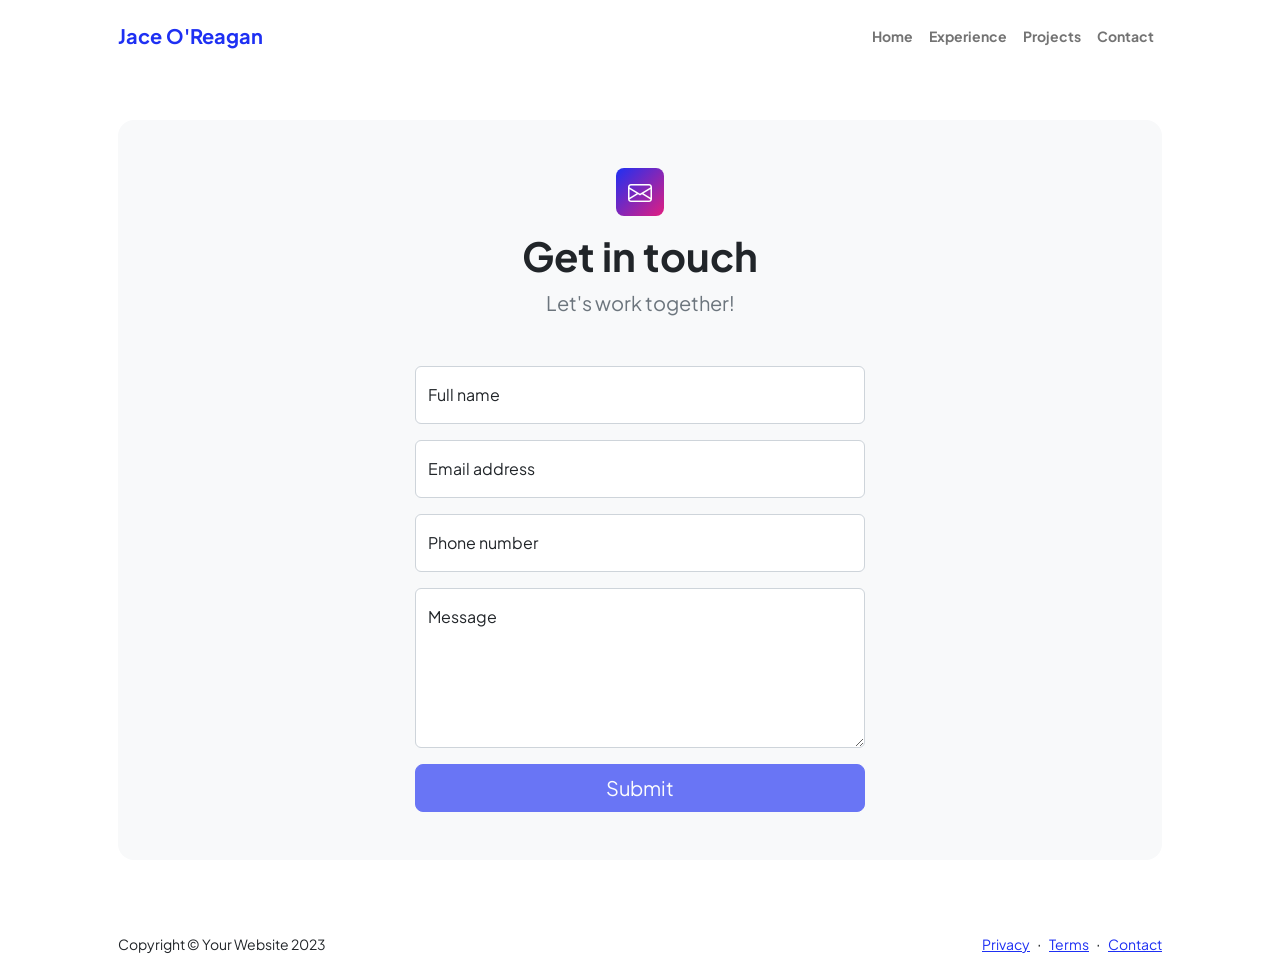
<file: contact.html>
<!DOCTYPE html>
<html lang="en">
    <head>
        <meta charset="utf-8" />
        <meta name="viewport" content="width=device-width, initial-scale=1, shrink-to-fit=no" />
        <meta name="description" content />
        <meta name="author" content />
        <title>Modern Business - Start Bootstrap Template</title>
        <!-- Favicon-->
        <link rel="icon" type="image/x-icon" href="assets/favicon.ico" />
        <!-- Custom Google font-->
        <link rel="preconnect" href="https://fonts.googleapis.com" />
        <link rel="preconnect" href="https://fonts.gstatic.com" crossorigin />
        <link href="https://fonts.googleapis.com/css2?family=Plus+Jakarta+Sans:wght@100;200;300;400;500;600;700;800;900&amp;display=swap" rel="stylesheet" />
        <!-- Bootstrap icons-->
        <link href="https://cdn.jsdelivr.net/npm/bootstrap-icons@1.8.1/font/bootstrap-icons.css" rel="stylesheet" />
        <!-- Core theme CSS (includes Bootstrap)-->
        <link href="css/styles.css" rel="stylesheet" />
    </head>
    <body class="d-flex flex-column">
        <main class="flex-shrink-0">
            <!-- Navigation-->
            <nav class="navbar navbar-expand-lg navbar-light bg-white py-3">
                <div class="container px-5">
                    <a class="navbar-brand" href="index.html"><span class="fw-bolder text-primary">Jace O'Reagan</span></a>
                    <button class="navbar-toggler" type="button" data-bs-toggle="collapse" data-bs-target="#navbarSupportedContent" aria-controls="navbarSupportedContent" aria-expanded="false" aria-label="Toggle navigation"><span class="navbar-toggler-icon"></span></button>
                    <div class="collapse navbar-collapse" id="navbarSupportedContent">
                        <ul class="navbar-nav ms-auto mb-2 mb-lg-0 small fw-bolder">
                            <li class="nav-item"><a class="nav-link" href="index.html">Home</a></li>
                            <li class="nav-item"><a class="nav-link" href="experience.html">Experience</a></li>
                            <li class="nav-item"><a class="nav-link" href="projects.html">Projects</a></li>
                            <li class="nav-item"><a class="nav-link" href="contact.html">Contact</a></li>
                        </ul>
                    </div>
                </div>
            </nav>
            <!-- Page content-->
            <section class="py-5">
                <div class="container px-5">
                    <!-- Contact form-->
                    <div class="bg-light rounded-4 py-5 px-4 px-md-5">
                        <div class="text-center mb-5">
                            <div class="feature bg-primary bg-gradient-primary-to-secondary text-white rounded-3 mb-3"><i class="bi bi-envelope"></i></div>
                            <h1 class="fw-bolder">Get in touch</h1>
                            <p class="lead fw-normal text-muted mb-0">Let's work together!</p>
                        </div>
                        <div class="row gx-5 justify-content-center">
                            <div class="col-lg-8 col-xl-6">
                                <!-- * * * * * * * * * * * * * * *-->
                                <!-- * * SB Forms Contact Form * *-->
                                <!-- * * * * * * * * * * * * * * *-->
                                <!-- This form is pre-integrated with SB Forms.-->
                                <!-- To make this form functional, sign up at-->
                                <!-- https://startbootstrap.com/solution/contact-forms-->
                                <!-- to get an API token!-->
                                <form id="contactForm" data-sb-form-api-token="API_TOKEN">
                                    <!-- Name input-->
                                    <div class="form-floating mb-3">
                                        <input class="form-control" id="name" type="text" placeholder="Enter your name..." data-sb-validations="required" />
                                        <label for="name">Full name</label>
                                        <div class="invalid-feedback" data-sb-feedback="name:required">A name is required.</div>
                                    </div>
                                    <!-- Email address input-->
                                    <div class="form-floating mb-3">
                                        <input class="form-control" id="email" type="email" placeholder="name@example.com" data-sb-validations="required,email" />
                                        <label for="email">Email address</label>
                                        <div class="invalid-feedback" data-sb-feedback="email:required">An email is required.</div>
                                        <div class="invalid-feedback" data-sb-feedback="email:email">Email is not valid.</div>
                                    </div>
                                    <!-- Phone number input-->
                                    <div class="form-floating mb-3">
                                        <input class="form-control" id="phone" type="tel" placeholder="(123) 456-7890" data-sb-validations="required" />
                                        <label for="phone">Phone number</label>
                                        <div class="invalid-feedback" data-sb-feedback="phone:required">A phone number is required.</div>
                                    </div>
                                    <!-- Message input-->
                                    <div class="form-floating mb-3">
                                        <textarea class="form-control" id="message" type="text" placeholder="Enter your message here..." style="height: 10rem" data-sb-validations="required"></textarea>
                                        <label for="message">Message</label>
                                        <div class="invalid-feedback" data-sb-feedback="message:required">A message is required.</div>
                                    </div>
                                    <!-- Submit success message-->
                                    <!---->
                                    <!-- This is what your users will see when the form-->
                                    <!-- has successfully submitted-->
                                    <div class="d-none" id="submitSuccessMessage">
                                        <div class="text-center mb-3">
                                            <div class="fw-bolder">Form submission successful!</div>
                                            To activate this form, sign up at
                                            <br />
                                            <a href="https://startbootstrap.com/solution/contact-forms">https://startbootstrap.com/solution/contact-forms</a>
                                        </div>
                                    </div>
                                    <!-- Submit error message-->
                                    <!---->
                                    <!-- This is what your users will see when there is-->
                                    <!-- an error submitting the form-->
                                    <div class="d-none" id="submitErrorMessage"><div class="text-center text-danger mb-3">Error sending message!</div></div>
                                    <!-- Submit Button-->
                                    <div class="d-grid"><button class="btn btn-primary btn-lg disabled" id="submitButton" type="submit">Submit</button></div>
                                </form>
                            </div>
                        </div>
                    </div>
                </div>
            </section>
        </main>
        <!-- Footer-->
        <footer class="bg-white py-4 mt-auto">
            <div class="container px-5">
                <div class="row align-items-center justify-content-between flex-column flex-sm-row">
                    <div class="col-auto"><div class="small m-0">Copyright &copy; Your Website 2023</div></div>
                    <div class="col-auto">
                        <a class="small" href="#!">Privacy</a>
                        <span class="mx-1">&middot;</span>
                        <a class="small" href="#!">Terms</a>
                        <span class="mx-1">&middot;</span>
                        <a class="small" href="#!">Contact</a>
                    </div>
                </div>
            </div>
        </footer>
        <!-- Bootstrap core JS-->
        <script src="https://cdn.jsdelivr.net/npm/bootstrap@5.2.3/dist/js/bootstrap.bundle.min.js"></script>
        <!-- Core theme JS-->
        <script src="js/scripts.js"></script>
        <!-- * * * * * * * * * * * * * * * * * * * * * * * * * * * * * * * * * * * * * * * *-->
        <!-- * *                               SB Forms JS                               * *-->
        <!-- * * Activate your form at https://startbootstrap.com/solution/contact-forms * *-->
        <!-- * * * * * * * * * * * * * * * * * * * * * * * * * * * * * * * * * * * * * * * *-->
        <script src="https://cdn.startbootstrap.com/sb-forms-latest.js"></script>
    </body>
</html>
</file>
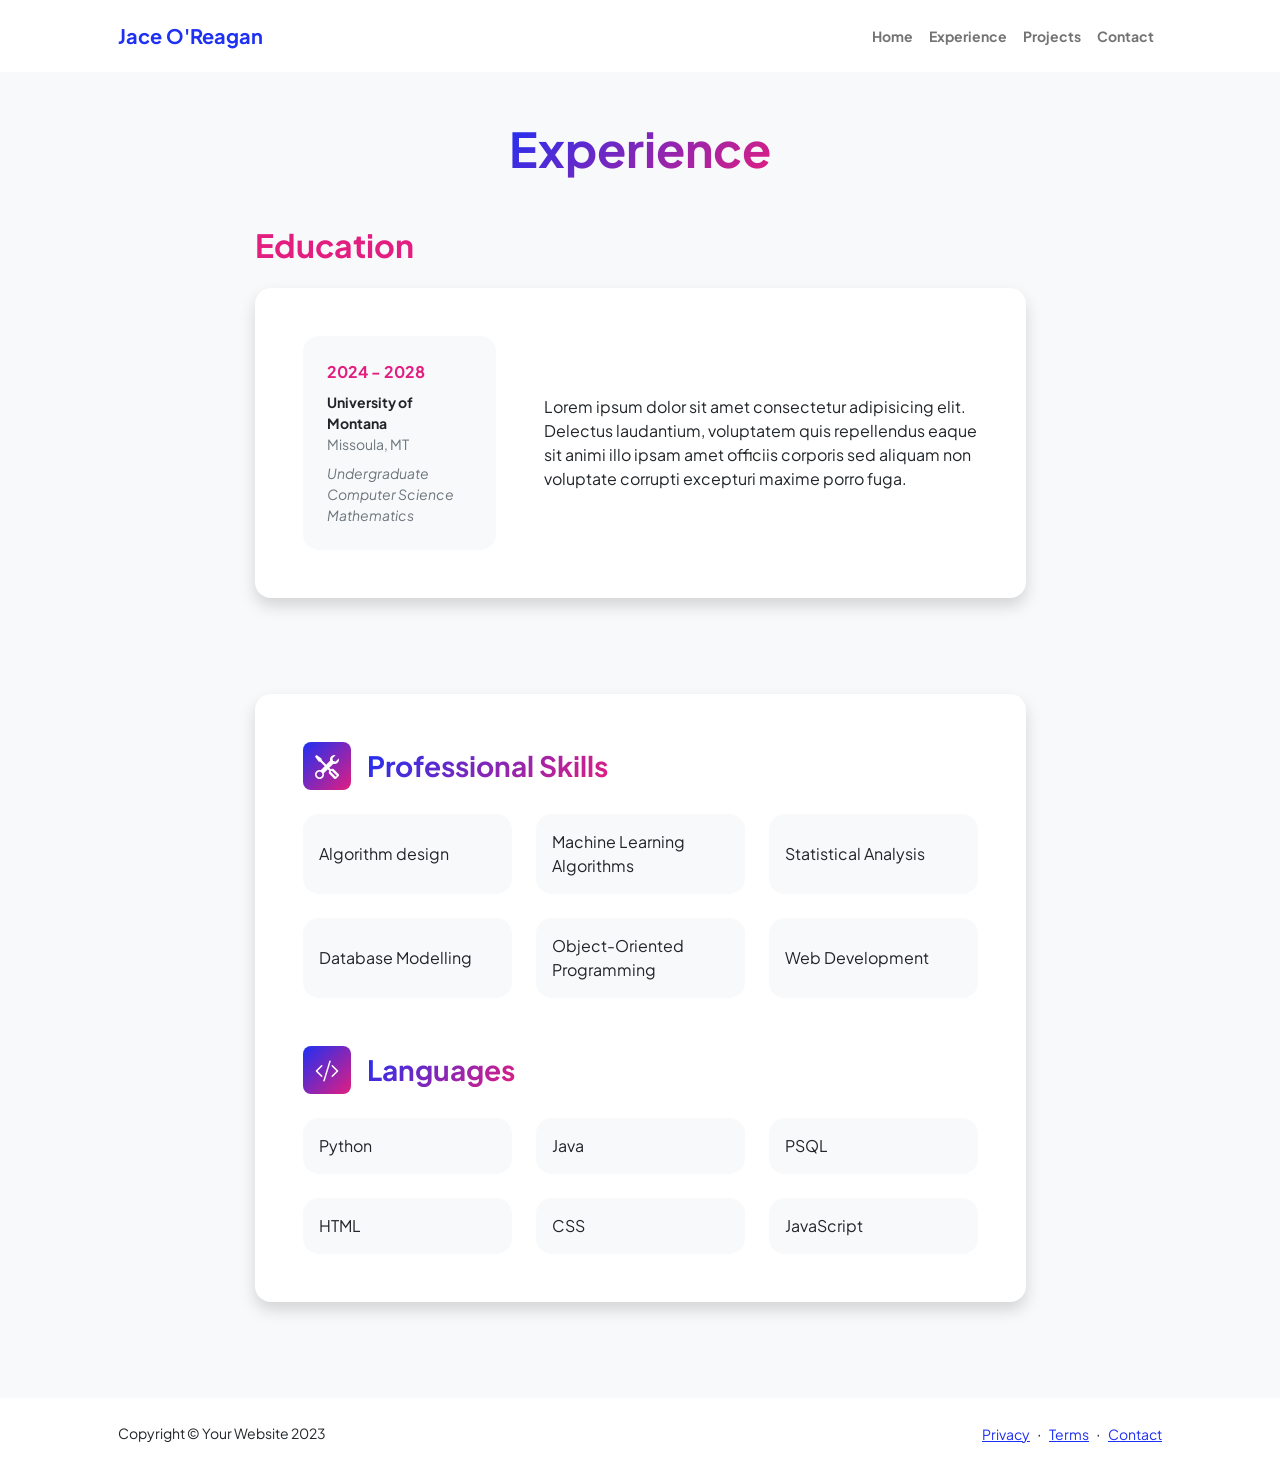
<file: experience.html>
<!DOCTYPE html>
<html lang="en">
    <head>
        <meta charset="utf-8" />
        <meta name="viewport" content="width=device-width, initial-scale=1, shrink-to-fit=no" />
        <meta name="description" content="" />
        <meta name="author" content="" />
        <title>Personal - Start Bootstrap Template</title>
        <!-- Favicon-->
        <link rel="icon" type="image/x-icon" href="assets/favicon.ico" />
        <!-- Custom Google font-->
        <link rel="preconnect" href="https://fonts.googleapis.com" />
        <link rel="preconnect" href="https://fonts.gstatic.com" crossorigin />
        <link href="https://fonts.googleapis.com/css2?family=Plus+Jakarta+Sans:wght@100;200;300;400;500;600;700;800;900&amp;display=swap" rel="stylesheet" />
        <!-- Bootstrap icons-->
        <link href="https://cdn.jsdelivr.net/npm/bootstrap-icons@1.8.1/font/bootstrap-icons.css" rel="stylesheet" />
        <!-- Core theme CSS (includes Bootstrap)-->
        <link href="css/styles.css" rel="stylesheet" />
    </head>
    <body class="d-flex flex-column h-100 bg-light">
        <main class="flex-shrink-0">
            <!-- Navigation-->
            <nav class="navbar navbar-expand-lg navbar-light bg-white py-3">
                <div class="container px-5">
                    <a class="navbar-brand" href="index.html"><span class="fw-bolder text-primary">Jace O'Reagan</span></a>
                    <button class="navbar-toggler" type="button" data-bs-toggle="collapse" data-bs-target="#navbarSupportedContent" aria-controls="navbarSupportedContent" aria-expanded="false" aria-label="Toggle navigation"><span class="navbar-toggler-icon"></span></button>
                    <div class="collapse navbar-collapse" id="navbarSupportedContent">
                        <ul class="navbar-nav ms-auto mb-2 mb-lg-0 small fw-bolder">
                            <li class="nav-item"><a class="nav-link" href="index.html">Home</a></li>
                            <li class="nav-item"><a class="nav-link" href="experience.html">Experience</a></li>
                            <li class="nav-item"><a class="nav-link" href="projects.html">Projects</a></li>
                            <li class="nav-item"><a class="nav-link" href="contact.html">Contact</a></li>
                        </ul>
                    </div>
                </div>
            </nav>
            <!-- Page Content-->
            <div class="container px-5 my-5">
                <div class="text-center mb-5">
                    <h1 class="display-5 fw-bolder mb-0"><span class="text-gradient d-inline">Experience</span></h1>
                </div>
                <div class="row gx-5 justify-content-center">
                    <div class="col-lg-11 col-xl-9 col-xxl-8">
                        <!-- Education Section-->
                        <section>
                            <h2 class="text-secondary fw-bolder mb-4">Education</h2>
                            <!-- Education Card -->
                            <div class="card shadow border-0 rounded-4 mb-5">
                                <div class="card-body p-5">
                                    <div class="row align-items-center gx-5">
                                        <div class="col text-center text-lg-start mb-4 mb-lg-0">
                                            <div class="bg-light p-4 rounded-4">
                                                <div class="text-secondary fw-bolder mb-2">2024 - 2028</div>
                                                <div class="mb-2">
                                                    <div class="small fw-bolder">University of Montana</div>
                                                    
                                                    <div class="small text-muted">Missoula, MT</div>
                                                </div>
                                                <div class="fst-italic">
                                                    <div class="small text-muted">Undergraduate</div>
                                                    <div class="small text-muted">Computer Science</div>
                                                    <div class="small text-muted">Mathematics</div>
                                                </div>
                                            </div>
                                        </div>
                                        <div class="col-lg-8"><div>Lorem ipsum dolor sit amet consectetur adipisicing elit. Delectus laudantium, voluptatem quis repellendus eaque sit animi illo ipsam amet officiis corporis sed aliquam non voluptate corrupti excepturi maxime porro fuga.</div></div>
                                    </div>
                                </div>
                            </div>
                        </section>
                        <!-- Divider-->
                        <div class="pb-5"></div>
                        <!-- Skills Section-->
                        <section>
                            <!-- Skillset Card-->
                            <div class="card shadow border-0 rounded-4 mb-5">
                                <div class="card-body p-5">
                                    <!-- Professional skills list-->
                                    <div class="mb-5">
                                        <div class="d-flex align-items-center mb-4">
                                            <div class="feature bg-primary bg-gradient-primary-to-secondary text-white rounded-3 me-3"><i class="bi bi-tools"></i></div>
                                            <h3 class="fw-bolder mb-0"><span class="text-gradient d-inline">Professional Skills</span></h3>
                                        </div>
                                        <div class="row row-cols-1 row-cols-md-3 mb-4">
                                            <div class="col mb-4 mb-md-0"><div class="d-flex align-items-center bg-light rounded-4 p-3 h-100">Algorithm design</div></div>
                                            <div class="col mb-4 mb-md-0"><div class="d-flex align-items-center bg-light rounded-4 p-3 h-100">Machine Learning Algorithms</div></div>
                                            <div class="col"><div class="d-flex align-items-center bg-light rounded-4 p-3 h-100">Statistical Analysis</div></div>
                                        </div>
                                        <div class="row row-cols-1 row-cols-md-3">
                                            <div class="col mb-4 mb-md-0"><div class="d-flex align-items-center bg-light rounded-4 p-3 h-100">Database Modelling</div></div>
                                            <div class="col mb-4 mb-md-0"><div class="d-flex align-items-center bg-light rounded-4 p-3 h-100">Object-Oriented Programming</div></div>
                                            <div class="col"><div class="d-flex align-items-center bg-light rounded-4 p-3 h-100">Web Development</div></div>
                                        </div>
                                    </div>
                                    <!-- Languages list-->
                                    <div class="mb-0">
                                        <div class="d-flex align-items-center mb-4">
                                            <div class="feature bg-primary bg-gradient-primary-to-secondary text-white rounded-3 me-3"><i class="bi bi-code-slash"></i></div>
                                            <h3 class="fw-bolder mb-0"><span class="text-gradient d-inline">Languages</span></h3>
                                        </div>
                                        <div class="row row-cols-1 row-cols-md-3 mb-4">
                                            <div class="col mb-4 mb-md-0"><div class="d-flex align-items-center bg-light rounded-4 p-3 h-100">Python</div></div>
                                            <div class="col mb-4 mb-md-0"><div class="d-flex align-items-center bg-light rounded-4 p-3 h-100">Java</div></div>
                                            <div class="col"><div class="d-flex align-items-center bg-light rounded-4 p-3 h-100">PSQL</div></div>
                                        </div>
                                        <div class="row row-cols-1 row-cols-md-3">
                                            <div class="col mb-4 mb-md-0"><div class="d-flex align-items-center bg-light rounded-4 p-3 h-100">HTML</div></div>
                                            <div class="col mb-4 mb-md-0"><div class="d-flex align-items-center bg-light rounded-4 p-3 h-100">CSS</div></div>
                                            <div class="col"><div class="d-flex align-items-center bg-light rounded-4 p-3 h-100">JavaScript</div></div>
                                        </div>
                                    </div>
                                </div>
                            </div>
                        </section>
                    </div>
                </div>
            </div>
        </main>
        <!-- Footer-->
        <footer class="bg-white py-4 mt-auto">
            <div class="container px-5">
                <div class="row align-items-center justify-content-between flex-column flex-sm-row">
                    <div class="col-auto"><div class="small m-0">Copyright &copy; Your Website 2023</div></div>
                    <div class="col-auto">
                        <a class="small" href="#!">Privacy</a>
                        <span class="mx-1">&middot;</span>
                        <a class="small" href="#!">Terms</a>
                        <span class="mx-1">&middot;</span>
                        <a class="small" href="#!">Contact</a>
                    </div>
                </div>
            </div>
        </footer>
        <!-- Bootstrap core JS-->
        <script src="https://cdn.jsdelivr.net/npm/bootstrap@5.2.3/dist/js/bootstrap.bundle.min.js"></script>
        <!-- Core theme JS-->
        <script src="js/scripts.js"></script>
    </body>
</html>
</file>
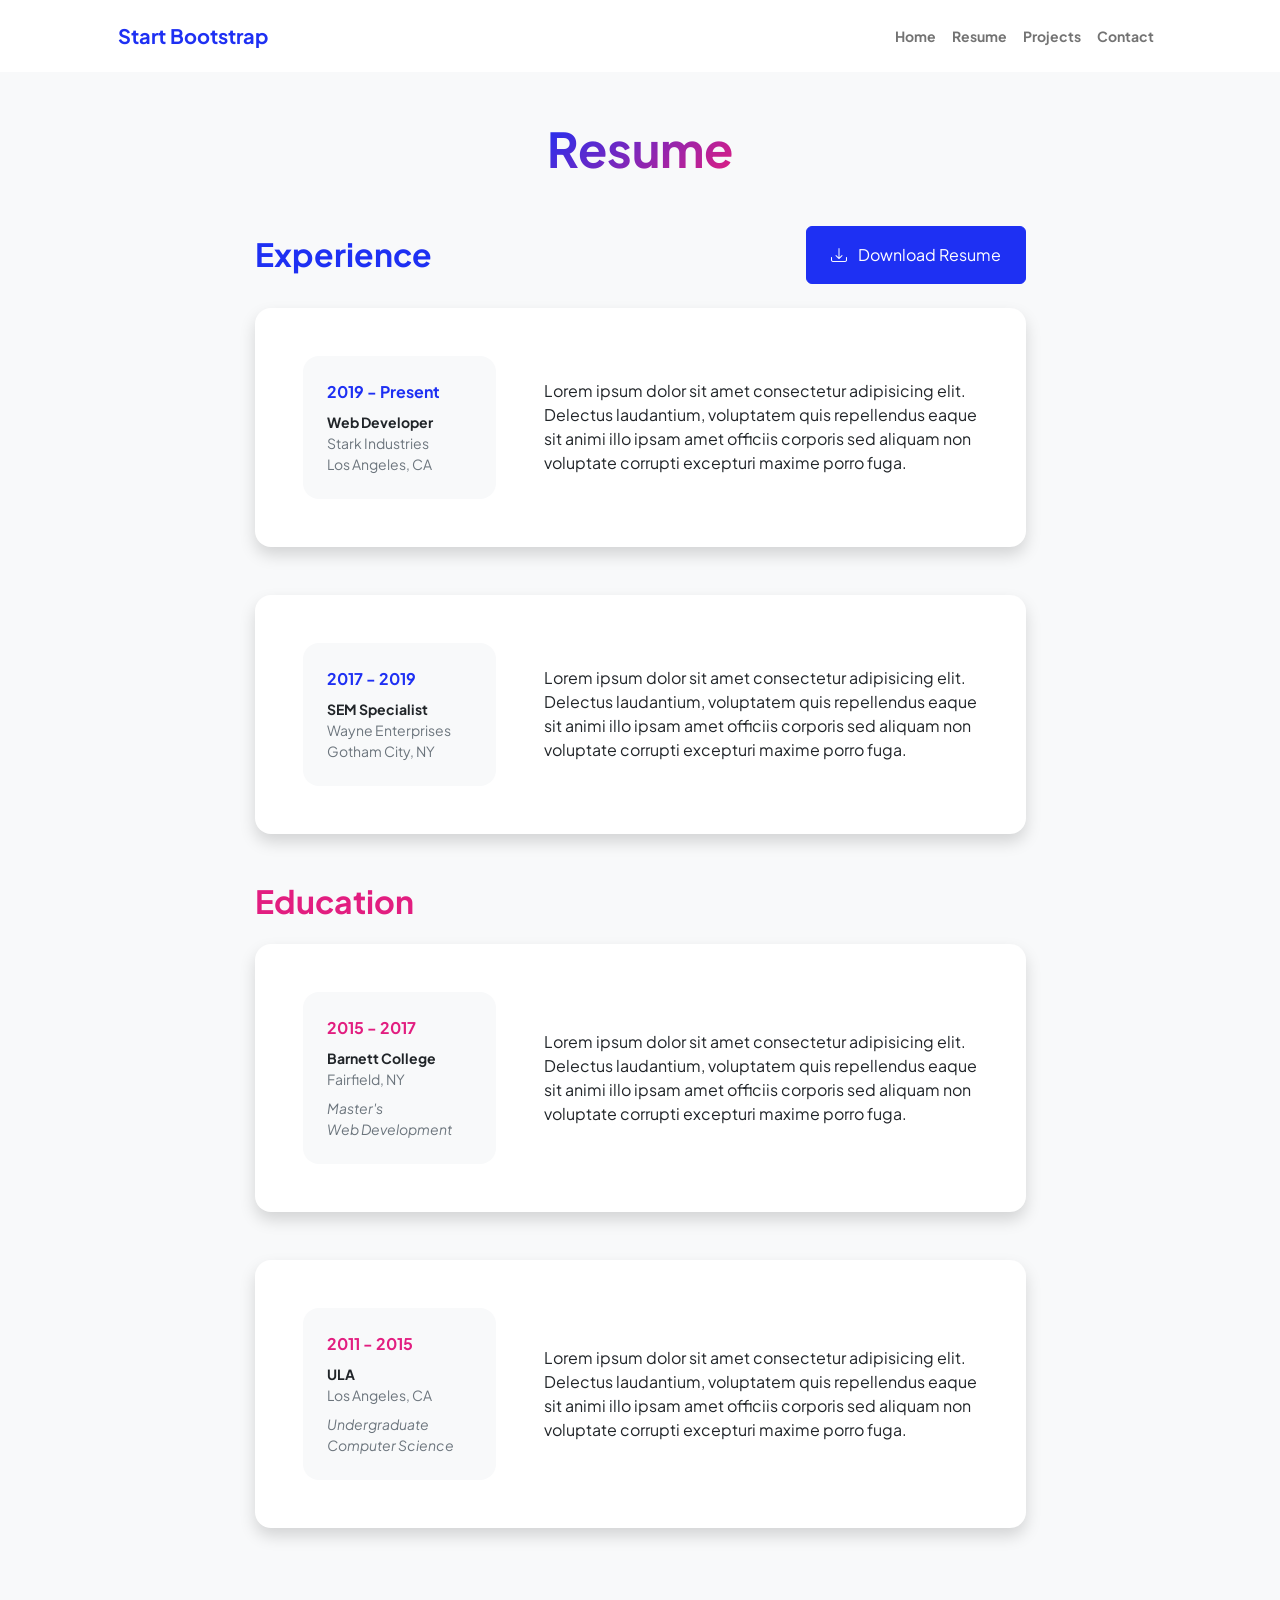
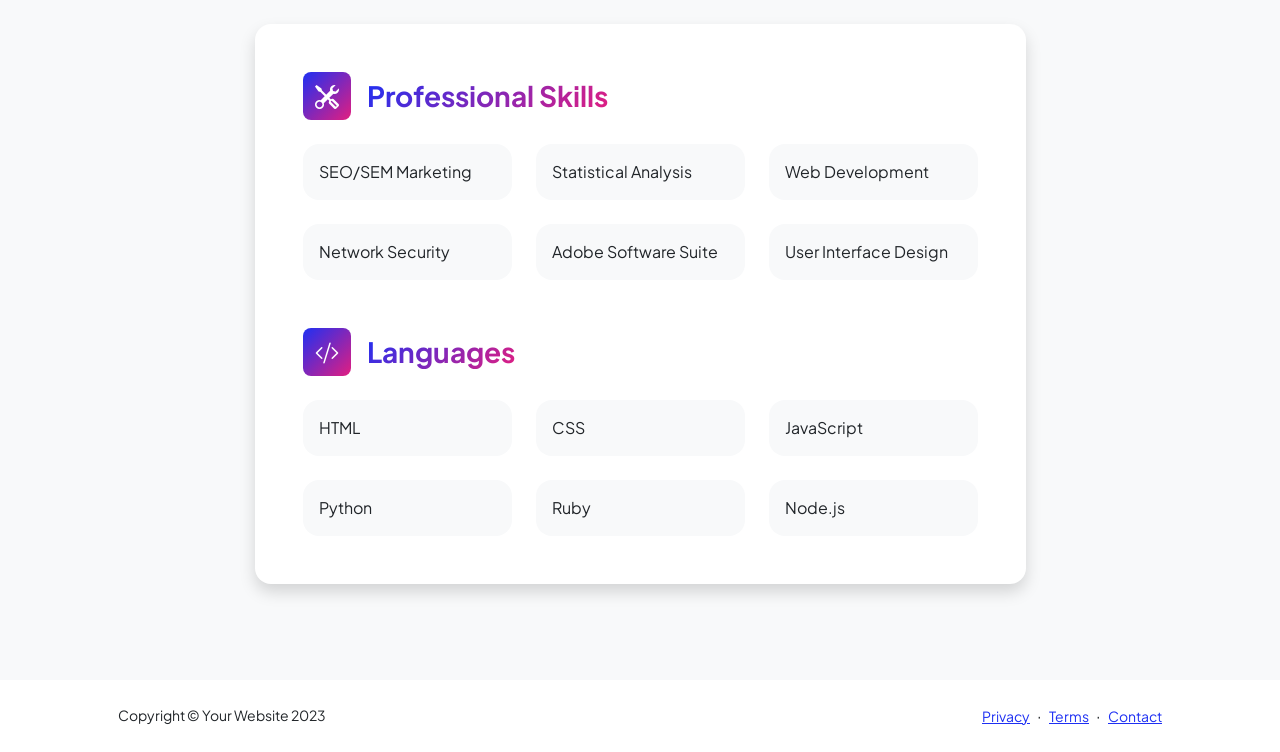
<file: resume.html>
<!DOCTYPE html>
<html lang="en">
    <head>
        <meta charset="utf-8" />
        <meta name="viewport" content="width=device-width, initial-scale=1, shrink-to-fit=no" />
        <meta name="description" content="" />
        <meta name="author" content="" />
        <title>Personal - Start Bootstrap Template</title>
        <!-- Favicon-->
        <link rel="icon" type="image/x-icon" href="assets/favicon.ico" />
        <!-- Custom Google font-->
        <link rel="preconnect" href="https://fonts.googleapis.com" />
        <link rel="preconnect" href="https://fonts.gstatic.com" crossorigin />
        <link href="https://fonts.googleapis.com/css2?family=Plus+Jakarta+Sans:wght@100;200;300;400;500;600;700;800;900&amp;display=swap" rel="stylesheet" />
        <!-- Bootstrap icons-->
        <link href="https://cdn.jsdelivr.net/npm/bootstrap-icons@1.8.1/font/bootstrap-icons.css" rel="stylesheet" />
        <!-- Core theme CSS (includes Bootstrap)-->
        <link href="css/styles.css" rel="stylesheet" />
    </head>
    <body class="d-flex flex-column h-100 bg-light">
        <main class="flex-shrink-0">
            <!-- Navigation-->
            <nav class="navbar navbar-expand-lg navbar-light bg-white py-3">
                <div class="container px-5">
                    <a class="navbar-brand" href="index.html"><span class="fw-bolder text-primary">Start Bootstrap</span></a>
                    <button class="navbar-toggler" type="button" data-bs-toggle="collapse" data-bs-target="#navbarSupportedContent" aria-controls="navbarSupportedContent" aria-expanded="false" aria-label="Toggle navigation"><span class="navbar-toggler-icon"></span></button>
                    <div class="collapse navbar-collapse" id="navbarSupportedContent">
                        <ul class="navbar-nav ms-auto mb-2 mb-lg-0 small fw-bolder">
                            <li class="nav-item"><a class="nav-link" href="index.html">Home</a></li>
                            <li class="nav-item"><a class="nav-link" href="resume.html">Resume</a></li>
                            <li class="nav-item"><a class="nav-link" href="projects.html">Projects</a></li>
                            <li class="nav-item"><a class="nav-link" href="contact.html">Contact</a></li>
                        </ul>
                    </div>
                </div>
            </nav>
            <!-- Page Content-->
            <div class="container px-5 my-5">
                <div class="text-center mb-5">
                    <h1 class="display-5 fw-bolder mb-0"><span class="text-gradient d-inline">Resume</span></h1>
                </div>
                <div class="row gx-5 justify-content-center">
                    <div class="col-lg-11 col-xl-9 col-xxl-8">
                        <!-- Experience Section-->
                        <section>
                            <div class="d-flex align-items-center justify-content-between mb-4">
                                <h2 class="text-primary fw-bolder mb-0">Experience</h2>
                                <!-- Download resume button-->
                                <!-- Note: Set the link href target to a PDF file within your project-->
                                <a class="btn btn-primary px-4 py-3" href="#!">
                                    <div class="d-inline-block bi bi-download me-2"></div>
                                    Download Resume
                                </a>
                            </div>
                            <!-- Experience Card 1-->
                            <div class="card shadow border-0 rounded-4 mb-5">
                                <div class="card-body p-5">
                                    <div class="row align-items-center gx-5">
                                        <div class="col text-center text-lg-start mb-4 mb-lg-0">
                                            <div class="bg-light p-4 rounded-4">
                                                <div class="text-primary fw-bolder mb-2">2019 - Present</div>
                                                <div class="small fw-bolder">Web Developer</div>
                                                <div class="small text-muted">Stark Industries</div>
                                                <div class="small text-muted">Los Angeles, CA</div>
                                            </div>
                                        </div>
                                        <div class="col-lg-8"><div>Lorem ipsum dolor sit amet consectetur adipisicing elit. Delectus laudantium, voluptatem quis repellendus eaque sit animi illo ipsam amet officiis corporis sed aliquam non voluptate corrupti excepturi maxime porro fuga.</div></div>
                                    </div>
                                </div>
                            </div>
                            <!-- Experience Card 2-->
                            <div class="card shadow border-0 rounded-4 mb-5">
                                <div class="card-body p-5">
                                    <div class="row align-items-center gx-5">
                                        <div class="col text-center text-lg-start mb-4 mb-lg-0">
                                            <div class="bg-light p-4 rounded-4">
                                                <div class="text-primary fw-bolder mb-2">2017 - 2019</div>
                                                <div class="small fw-bolder">SEM Specialist</div>
                                                <div class="small text-muted">Wayne Enterprises</div>
                                                <div class="small text-muted">Gotham City, NY</div>
                                            </div>
                                        </div>
                                        <div class="col-lg-8"><div>Lorem ipsum dolor sit amet consectetur adipisicing elit. Delectus laudantium, voluptatem quis repellendus eaque sit animi illo ipsam amet officiis corporis sed aliquam non voluptate corrupti excepturi maxime porro fuga.</div></div>
                                    </div>
                                </div>
                            </div>
                        </section>
                        <!-- Education Section-->
                        <section>
                            <h2 class="text-secondary fw-bolder mb-4">Education</h2>
                            <!-- Education Card 1-->
                            <div class="card shadow border-0 rounded-4 mb-5">
                                <div class="card-body p-5">
                                    <div class="row align-items-center gx-5">
                                        <div class="col text-center text-lg-start mb-4 mb-lg-0">
                                            <div class="bg-light p-4 rounded-4">
                                                <div class="text-secondary fw-bolder mb-2">2015 - 2017</div>
                                                <div class="mb-2">
                                                    <div class="small fw-bolder">Barnett College</div>
                                                    <div class="small text-muted">Fairfield, NY</div>
                                                </div>
                                                <div class="fst-italic">
                                                    <div class="small text-muted">Master's</div>
                                                    <div class="small text-muted">Web Development</div>
                                                </div>
                                            </div>
                                        </div>
                                        <div class="col-lg-8"><div>Lorem ipsum dolor sit amet consectetur adipisicing elit. Delectus laudantium, voluptatem quis repellendus eaque sit animi illo ipsam amet officiis corporis sed aliquam non voluptate corrupti excepturi maxime porro fuga.</div></div>
                                    </div>
                                </div>
                            </div>
                            <!-- Education Card 2-->
                            <div class="card shadow border-0 rounded-4 mb-5">
                                <div class="card-body p-5">
                                    <div class="row align-items-center gx-5">
                                        <div class="col text-center text-lg-start mb-4 mb-lg-0">
                                            <div class="bg-light p-4 rounded-4">
                                                <div class="text-secondary fw-bolder mb-2">2011 - 2015</div>
                                                <div class="mb-2">
                                                    <div class="small fw-bolder">ULA</div>
                                                    <div class="small text-muted">Los Angeles, CA</div>
                                                </div>
                                                <div class="fst-italic">
                                                    <div class="small text-muted">Undergraduate</div>
                                                    <div class="small text-muted">Computer Science</div>
                                                </div>
                                            </div>
                                        </div>
                                        <div class="col-lg-8"><div>Lorem ipsum dolor sit amet consectetur adipisicing elit. Delectus laudantium, voluptatem quis repellendus eaque sit animi illo ipsam amet officiis corporis sed aliquam non voluptate corrupti excepturi maxime porro fuga.</div></div>
                                    </div>
                                </div>
                            </div>
                        </section>
                        <!-- Divider-->
                        <div class="pb-5"></div>
                        <!-- Skills Section-->
                        <section>
                            <!-- Skillset Card-->
                            <div class="card shadow border-0 rounded-4 mb-5">
                                <div class="card-body p-5">
                                    <!-- Professional skills list-->
                                    <div class="mb-5">
                                        <div class="d-flex align-items-center mb-4">
                                            <div class="feature bg-primary bg-gradient-primary-to-secondary text-white rounded-3 me-3"><i class="bi bi-tools"></i></div>
                                            <h3 class="fw-bolder mb-0"><span class="text-gradient d-inline">Professional Skills</span></h3>
                                        </div>
                                        <div class="row row-cols-1 row-cols-md-3 mb-4">
                                            <div class="col mb-4 mb-md-0"><div class="d-flex align-items-center bg-light rounded-4 p-3 h-100">SEO/SEM Marketing</div></div>
                                            <div class="col mb-4 mb-md-0"><div class="d-flex align-items-center bg-light rounded-4 p-3 h-100">Statistical Analysis</div></div>
                                            <div class="col"><div class="d-flex align-items-center bg-light rounded-4 p-3 h-100">Web Development</div></div>
                                        </div>
                                        <div class="row row-cols-1 row-cols-md-3">
                                            <div class="col mb-4 mb-md-0"><div class="d-flex align-items-center bg-light rounded-4 p-3 h-100">Network Security</div></div>
                                            <div class="col mb-4 mb-md-0"><div class="d-flex align-items-center bg-light rounded-4 p-3 h-100">Adobe Software Suite</div></div>
                                            <div class="col"><div class="d-flex align-items-center bg-light rounded-4 p-3 h-100">User Interface Design</div></div>
                                        </div>
                                    </div>
                                    <!-- Languages list-->
                                    <div class="mb-0">
                                        <div class="d-flex align-items-center mb-4">
                                            <div class="feature bg-primary bg-gradient-primary-to-secondary text-white rounded-3 me-3"><i class="bi bi-code-slash"></i></div>
                                            <h3 class="fw-bolder mb-0"><span class="text-gradient d-inline">Languages</span></h3>
                                        </div>
                                        <div class="row row-cols-1 row-cols-md-3 mb-4">
                                            <div class="col mb-4 mb-md-0"><div class="d-flex align-items-center bg-light rounded-4 p-3 h-100">HTML</div></div>
                                            <div class="col mb-4 mb-md-0"><div class="d-flex align-items-center bg-light rounded-4 p-3 h-100">CSS</div></div>
                                            <div class="col"><div class="d-flex align-items-center bg-light rounded-4 p-3 h-100">JavaScript</div></div>
                                        </div>
                                        <div class="row row-cols-1 row-cols-md-3">
                                            <div class="col mb-4 mb-md-0"><div class="d-flex align-items-center bg-light rounded-4 p-3 h-100">Python</div></div>
                                            <div class="col mb-4 mb-md-0"><div class="d-flex align-items-center bg-light rounded-4 p-3 h-100">Ruby</div></div>
                                            <div class="col"><div class="d-flex align-items-center bg-light rounded-4 p-3 h-100">Node.js</div></div>
                                        </div>
                                    </div>
                                </div>
                            </div>
                        </section>
                    </div>
                </div>
            </div>
        </main>
        <!-- Footer-->
        <footer class="bg-white py-4 mt-auto">
            <div class="container px-5">
                <div class="row align-items-center justify-content-between flex-column flex-sm-row">
                    <div class="col-auto"><div class="small m-0">Copyright &copy; Your Website 2023</div></div>
                    <div class="col-auto">
                        <a class="small" href="#!">Privacy</a>
                        <span class="mx-1">&middot;</span>
                        <a class="small" href="#!">Terms</a>
                        <span class="mx-1">&middot;</span>
                        <a class="small" href="#!">Contact</a>
                    </div>
                </div>
            </div>
        </footer>
        <!-- Bootstrap core JS-->
        <script src="https://cdn.jsdelivr.net/npm/bootstrap@5.2.3/dist/js/bootstrap.bundle.min.js"></script>
        <!-- Core theme JS-->
        <script src="js/scripts.js"></script>
    </body>
</html>
</file>
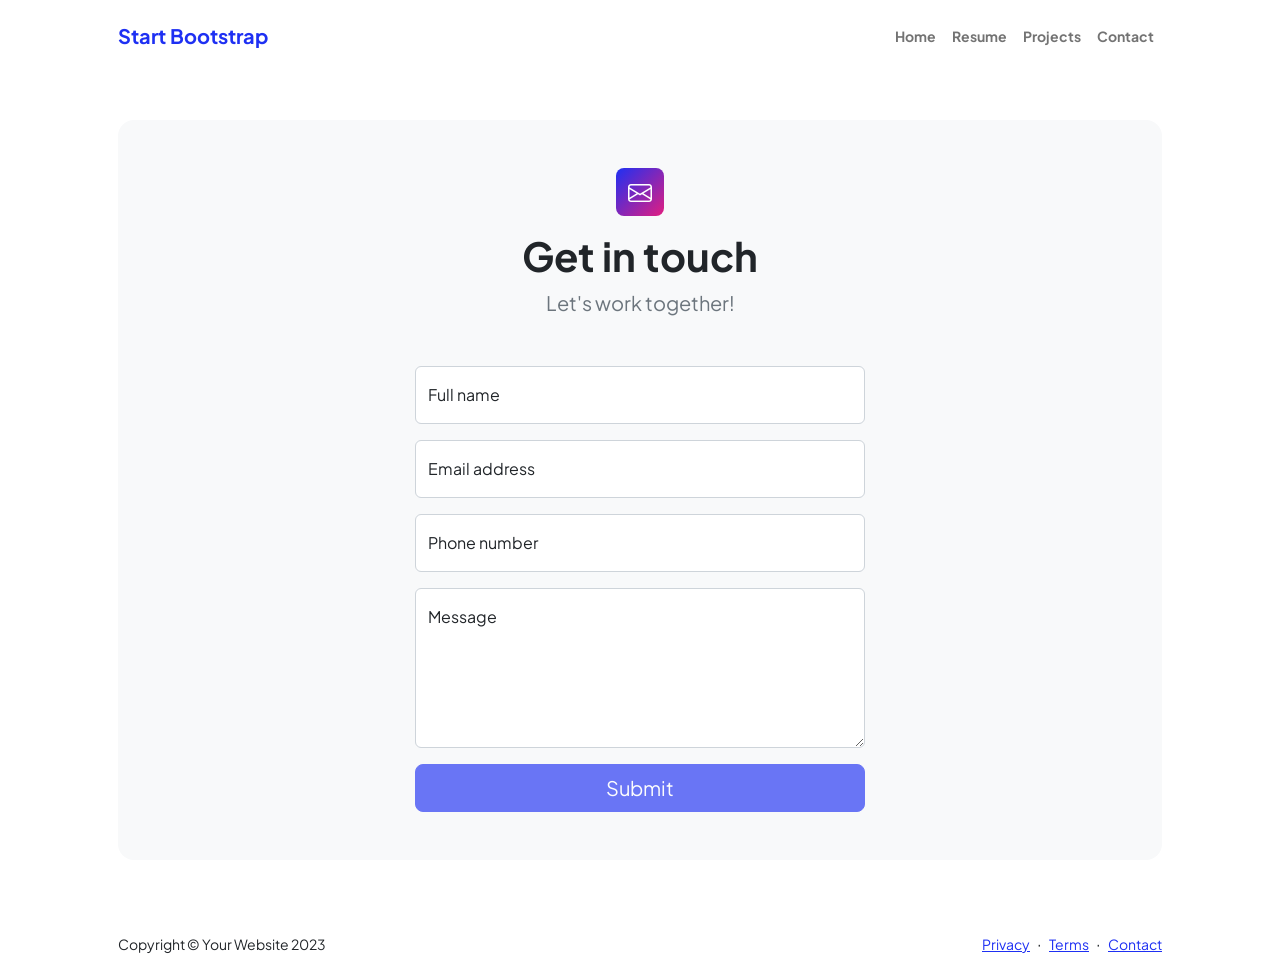
<file: pages/contact.html>
<!DOCTYPE html>
<html lang="en">
    <head>
        <meta charset="utf-8" />
        <meta name="viewport" content="width=device-width, initial-scale=1, shrink-to-fit=no" />
        <meta name="description" content />
        <meta name="author" content />
        <title>Modern Business - Start Bootstrap Template</title>
        <!-- Favicon-->
        <link rel="icon" type="image/x-icon" href="assets/favicon.ico" />
        <!-- Custom Google font-->
        <link rel="preconnect" href="https://fonts.googleapis.com" />
        <link rel="preconnect" href="https://fonts.gstatic.com" crossorigin />
        <link href="https://fonts.googleapis.com/css2?family=Plus+Jakarta+Sans:wght@100;200;300;400;500;600;700;800;900&amp;display=swap" rel="stylesheet" />
        <!-- Bootstrap icons-->
        <link href="https://cdn.jsdelivr.net/npm/bootstrap-icons@1.8.1/font/bootstrap-icons.css" rel="stylesheet" />
        <!-- Core theme CSS (includes Bootstrap)-->
        <link href="css/styles.css" rel="stylesheet" />
    </head>
    <body class="d-flex flex-column">
        <main class="flex-shrink-0">
            <!-- Navigation-->
            <nav class="navbar navbar-expand-lg navbar-light bg-white py-3">
                <div class="container px-5">
                    <a class="navbar-brand" href="index.html"><span class="fw-bolder text-primary">Start Bootstrap</span></a>
                    <button class="navbar-toggler" type="button" data-bs-toggle="collapse" data-bs-target="#navbarSupportedContent" aria-controls="navbarSupportedContent" aria-expanded="false" aria-label="Toggle navigation"><span class="navbar-toggler-icon"></span></button>
                    <div class="collapse navbar-collapse" id="navbarSupportedContent">
                        <ul class="navbar-nav ms-auto mb-2 mb-lg-0 small fw-bolder">
                            <li class="nav-item"><a class="nav-link" href="index.html">Home</a></li>
                            <li class="nav-item"><a class="nav-link" href="resume.html">Resume</a></li>
                            <li class="nav-item"><a class="nav-link" href="projects.html">Projects</a></li>
                            <li class="nav-item"><a class="nav-link" href="contact.html">Contact</a></li>
                        </ul>
                    </div>
                </div>
            </nav>
            <!-- Page content-->
            <section class="py-5">
                <div class="container px-5">
                    <!-- Contact form-->
                    <div class="bg-light rounded-4 py-5 px-4 px-md-5">
                        <div class="text-center mb-5">
                            <div class="feature bg-primary bg-gradient-primary-to-secondary text-white rounded-3 mb-3"><i class="bi bi-envelope"></i></div>
                            <h1 class="fw-bolder">Get in touch</h1>
                            <p class="lead fw-normal text-muted mb-0">Let's work together!</p>
                        </div>
                        <div class="row gx-5 justify-content-center">
                            <div class="col-lg-8 col-xl-6">
                                <!-- * * * * * * * * * * * * * * *-->
                                <!-- * * SB Forms Contact Form * *-->
                                <!-- * * * * * * * * * * * * * * *-->
                                <!-- This form is pre-integrated with SB Forms.-->
                                <!-- To make this form functional, sign up at-->
                                <!-- https://startbootstrap.com/solution/contact-forms-->
                                <!-- to get an API token!-->
                                <form id="contactForm" data-sb-form-api-token="API_TOKEN">
                                    <!-- Name input-->
                                    <div class="form-floating mb-3">
                                        <input class="form-control" id="name" type="text" placeholder="Enter your name..." data-sb-validations="required" />
                                        <label for="name">Full name</label>
                                        <div class="invalid-feedback" data-sb-feedback="name:required">A name is required.</div>
                                    </div>
                                    <!-- Email address input-->
                                    <div class="form-floating mb-3">
                                        <input class="form-control" id="email" type="email" placeholder="name@example.com" data-sb-validations="required,email" />
                                        <label for="email">Email address</label>
                                        <div class="invalid-feedback" data-sb-feedback="email:required">An email is required.</div>
                                        <div class="invalid-feedback" data-sb-feedback="email:email">Email is not valid.</div>
                                    </div>
                                    <!-- Phone number input-->
                                    <div class="form-floating mb-3">
                                        <input class="form-control" id="phone" type="tel" placeholder="(123) 456-7890" data-sb-validations="required" />
                                        <label for="phone">Phone number</label>
                                        <div class="invalid-feedback" data-sb-feedback="phone:required">A phone number is required.</div>
                                    </div>
                                    <!-- Message input-->
                                    <div class="form-floating mb-3">
                                        <textarea class="form-control" id="message" type="text" placeholder="Enter your message here..." style="height: 10rem" data-sb-validations="required"></textarea>
                                        <label for="message">Message</label>
                                        <div class="invalid-feedback" data-sb-feedback="message:required">A message is required.</div>
                                    </div>
                                    <!-- Submit success message-->
                                    <!---->
                                    <!-- This is what your users will see when the form-->
                                    <!-- has successfully submitted-->
                                    <div class="d-none" id="submitSuccessMessage">
                                        <div class="text-center mb-3">
                                            <div class="fw-bolder">Form submission successful!</div>
                                            To activate this form, sign up at
                                            <br />
                                            <a href="https://startbootstrap.com/solution/contact-forms">https://startbootstrap.com/solution/contact-forms</a>
                                        </div>
                                    </div>
                                    <!-- Submit error message-->
                                    <!---->
                                    <!-- This is what your users will see when there is-->
                                    <!-- an error submitting the form-->
                                    <div class="d-none" id="submitErrorMessage"><div class="text-center text-danger mb-3">Error sending message!</div></div>
                                    <!-- Submit Button-->
                                    <div class="d-grid"><button class="btn btn-primary btn-lg disabled" id="submitButton" type="submit">Submit</button></div>
                                </form>
                            </div>
                        </div>
                    </div>
                </div>
            </section>
        </main>
        <!-- Footer-->
        <footer class="bg-white py-4 mt-auto">
            <div class="container px-5">
                <div class="row align-items-center justify-content-between flex-column flex-sm-row">
                    <div class="col-auto"><div class="small m-0">Copyright &copy; Your Website 2023</div></div>
                    <div class="col-auto">
                        <a class="small" href="#!">Privacy</a>
                        <span class="mx-1">&middot;</span>
                        <a class="small" href="#!">Terms</a>
                        <span class="mx-1">&middot;</span>
                        <a class="small" href="#!">Contact</a>
                    </div>
                </div>
            </div>
        </footer>
        <!-- Bootstrap core JS-->
        <script src="https://cdn.jsdelivr.net/npm/bootstrap@5.2.3/dist/js/bootstrap.bundle.min.js"></script>
        <!-- Core theme JS-->
        <script src="js/scripts.js"></script>
        <!-- * * * * * * * * * * * * * * * * * * * * * * * * * * * * * * * * * * * * * * * *-->
        <!-- * *                               SB Forms JS                               * *-->
        <!-- * * Activate your form at https://startbootstrap.com/solution/contact-forms * *-->
        <!-- * * * * * * * * * * * * * * * * * * * * * * * * * * * * * * * * * * * * * * * *-->
        <script src="https://cdn.startbootstrap.com/sb-forms-latest.js"></script>
    </body>
</html>
</file>
